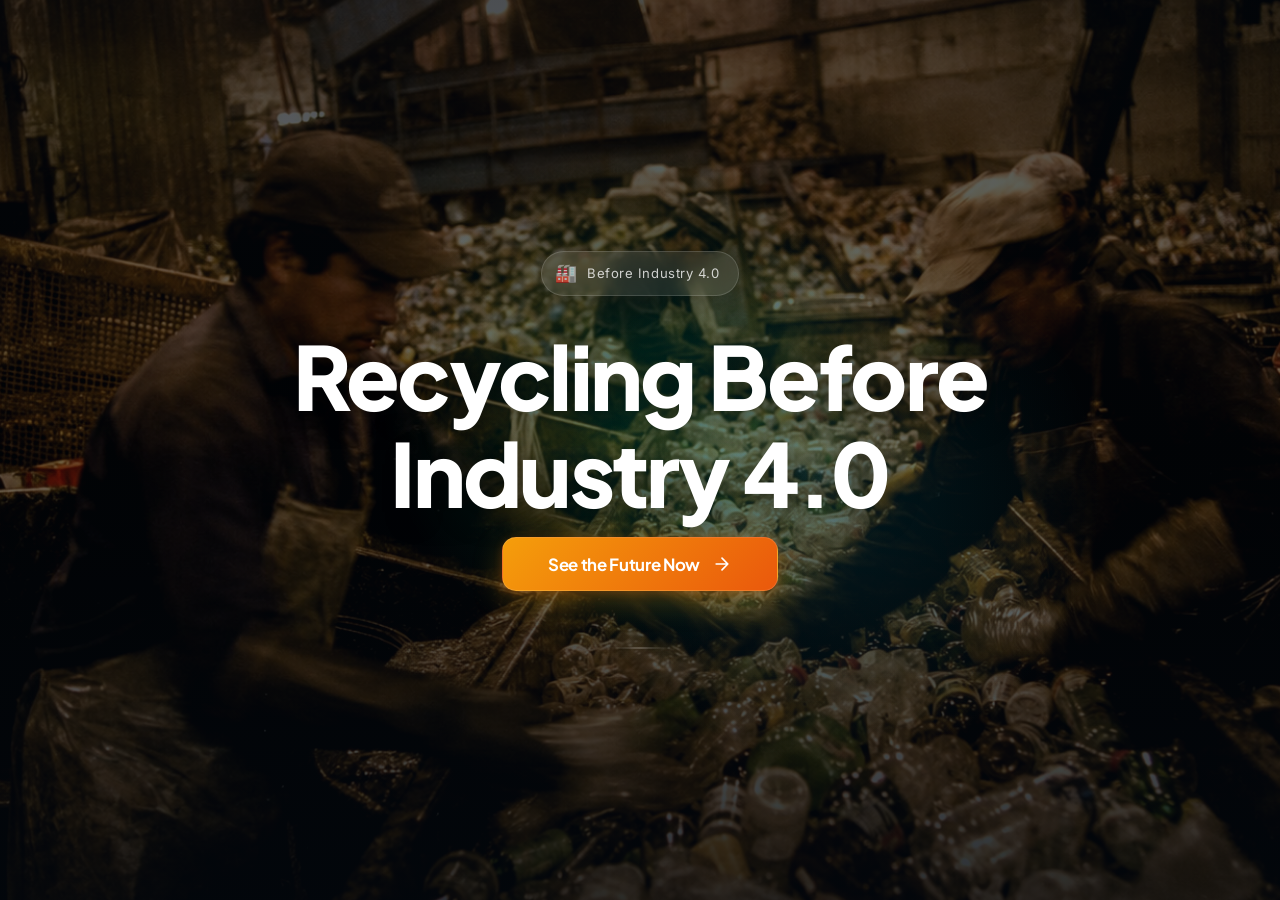
<file: frontend/index.html>
<!DOCTYPE html>
<html lang="en" dir="ltr">
<head>
  <meta charset="UTF-8" />
  <meta name="viewport" content="width=device-width, initial-scale=1.0" />
  <meta name="color-scheme" content="dark" />

  <title>TraceSort – AI Waste Sorting Robot</title>
  <meta name="description" content="TraceSort uses YOLOv11 and AI to classify waste materials in milliseconds." />

  <!-- SEO -->
  <meta name="robots" content="index,follow,max-image-preview:large" />

  <!-- Theme color (browsers / PWA feel) -->
  <meta name="theme-color" content="#0B0F14" />

  <!-- Open Graph (basic, no placeholder URL) -->
  <meta property="og:type" content="website" />
  <meta property="og:site_name" content="TraceSort" />
  <meta property="og:title" content="TraceSort – AI Waste Sorting Robot" />
  <meta property="og:description" content="TraceSort uses YOLOv11 and AI to classify waste materials in milliseconds." />

  <!-- Twitter Card (basic, no placeholder URL) -->
  <meta name="twitter:card" content="summary_large_image" />
  <meta name="twitter:title" content="TraceSort – AI Waste Sorting Robot" />
  <meta name="twitter:description" content="TraceSort uses YOLOv11 and AI to classify waste materials in milliseconds." />

  <!-- Favicon (preserved) -->
  <link rel="icon" type="image/png" sizes="32x32" href="./assets/favicon-32.png" />
  <link rel="icon" type="image/png" sizes="48x48" href="./assets/favicon-48.png" />
  <link rel="apple-touch-icon" href="./assets/favicon-180.png" />

  <!-- Google Fonts (preserved) – fallback to system fonts if offline -->
  <link rel="preconnect" href="https://fonts.googleapis.com" />
  <link rel="preconnect" href="https://fonts.gstatic.com" crossorigin />
  <link
    href="https://fonts.googleapis.com/css2?family=Inter:wght@400;500;600&family=Plus+Jakarta+Sans:ital,wght@0,600;0,700;0,800;1,600&display=swap"
    rel="stylesheet"
  />

  <!-- CSS -->
  <link rel="stylesheet" href="style.css" />
</head>

<body>
  <!-- ============================================================ -->
  <!-- SPLASH PAGE – Static image background                        -->
  <!-- ============================================================ -->
  <div id="splash" role="dialog" aria-modal="true" aria-label="Welcome to TraceSort">
    <img
      class="splash-image"
      src="./assets/before-industry-4.0.png"
      alt="Traditional waste sorting before Industry 4.0"
    />
    <div class="splash-overlay-dark"></div>

    <div class="splash-content">
      <div class="splash-badge">
        <span class="badge-icon" aria-hidden="true">🏭</span>
        <span class="badge-text">Before Industry 4.0</span>
      </div>

      <h2 class="splash-title-static">Recycling Before Industry 4.0</h2>

      <button class="splash-btn" id="enterBtn" type="button">
        <span>See the Future Now</span>
        <svg
          class="btn-arrow"
          viewBox="0 0 24 24"
          fill="none"
          stroke="currentColor"
          stroke-width="2"
          stroke-linecap="round"
          stroke-linejoin="round"
          aria-hidden="true"
          focusable="false"
        >
          <path d="M5 12h14M12 5l7 7-7 7" />
        </svg>
      </button>

      <div class="splash-footer-line" aria-hidden="true"></div>
    </div>
  </div>

  <!-- ============================================================ -->
  <!-- MAIN CONTENT (after click)                                   -->
  <!-- ============================================================ -->
  <div id="main-content">
    <!-- ===== NAV ===== -->
    <nav class="site-nav" role="navigation" aria-label="Main navigation">
      <a href="#hero" class="nav-brand">
        <img class="nav-logo" src="./assets/logo.png" alt="TraceSort Logo" />
        TraceSort
      </a>

      <button
        class="nav-toggle"
        id="navToggle"
        type="button"
        aria-expanded="false"
        aria-controls="navLinks"
        aria-label="Toggle navigation menu"
      >
        <span aria-hidden="true"></span><span aria-hidden="true"></span><span aria-hidden="true"></span>
      </button>

      <ul class="nav-links" id="navLinks">
        <li><a href="#story">Story</a></li>
        <li><a href="#demo">Demo</a></li>
        <li><a href="#contact">Contact</a></li>
      </ul>
    </nav>

    <!-- ===== MAIN ===== -->
    <main>
      <!-- ============================================================ -->
      <!-- HERO                                                        -->
      <!-- ============================================================ -->
      <section id="hero">
        <video class="hero-media" autoplay muted loop playsinline preload="auto" aria-hidden="true">
          <source src="./video/main-shot.mp4" type="video/mp4" />
        </video>

        <div class="hero-overlay"></div>

        <div class="hero-content">
          <h1>The Future of Recycling<br />Starts Smart</h1>

          <a class="cta-btn" href="#story">
            Explore the Project <span class="arrow" aria-hidden="true"></span>
          </a>
        </div>
      </section>

      <!-- ============================================================ -->
      <!-- STORY                                                       -->
      <!-- ============================================================ -->
      <section id="story">
        <div class="story-container">
          <div class="story-header">
            <span class="eyebrow eyebrow-blue">HOW IT WORKS</span>
            <h2>From Trash to Action in &lt;100ms</h2>
            <p class="intro-text">
              Built on YOLOv11 and TrashNet, it performs image capture, classification, and actuation
              sequentially within a fast inference pipeline.
            </p>
          </div>

          <div class="cards-grid">
            <!-- Step 1 -->
            <div class="card card-step" data-step="01">
              <div class="card-top">
                <div class="icon-box icon-blue" aria-hidden="true">
                  <svg width="24" height="24" viewBox="0 0 24 24" fill="none" stroke="currentColor" stroke-width="2" stroke-linecap="round" stroke-linejoin="round">
                    <path d="M13 2L3 14h9l-1 8 10-12h-9l1-8z"></path>
                  </svg>
                </div>
                <span class="card-step-num">01</span>
              </div>
              <h3 class="card-title">Instant Waste Recognition</h3>
              <p class="card-body">
                Each frame is analyzed in real time to identify the material type with high speed and consistency.
              </p>
              <div class="card-footer-badge badge-blue">
                <span>Sub‑100ms Latency</span>
              </div>
            </div>

            <!-- Step 2 -->
            <div class="card card-step" data-step="02">
              <div class="card-top">
                <div class="icon-box icon-green" aria-hidden="true">
                  <svg width="24" height="24" viewBox="0 0 24 24" fill="none" stroke="currentColor" stroke-width="2" stroke-linecap="round" stroke-linejoin="round">
                    <path d="M21 16V8a2 2 0 0 0-1-1.73l-7-4a2 2 0 0 0-2 0l-7 4A2 2 0 0 0 3 8v8a2 2 0 0 0 1 1.73l7 4a2 2 0 0 0 2 0l7-4A2 2 0 0 0 21 16z"></path>
                    <polyline points="3.27 6.96 12 12.01 20.73 6.96"></polyline>
                    <line x1="12" y1="22.08" x2="12" y2="12"></line>
                  </svg>
                </div>
                <span class="card-step-num">02</span>
              </div>
              <h3 class="card-title">TrashNet Dataset</h3>
              <p class="card-body">
                The model is trained on TrashNet categories to support reliable waste classification.
              </p>
              <div class="card-footer-badge badge-green">
                <span>5 Waste Classes</span>
              </div>
            </div>

            <!-- Step 3 -->
            <div class="card card-step" data-step="03">
              <div class="card-top">
                <div class="icon-box icon-amber" aria-hidden="true">
                  <svg width="24" height="24" viewBox="0 0 24 24" fill="none" stroke="currentColor" stroke-width="2" stroke-linecap="round" stroke-linejoin="round">
                    <rect x="2" y="3" width="20" height="14" rx="2" ry="2"></rect>
                    <line x1="8" y1="21" x2="16" y2="21"></line>
                    <line x1="12" y1="17" x2="12" y2="21"></line>
                    <path d="M7 9l3 3 5-5"></path>
                  </svg>
                </div>
                <span class="card-step-num">03</span>
              </div>
              <h3 class="card-title">Actuation-Ready Output</h3>
              <p class="card-body">
                Classification results are passed directly to the sorting mechanism for immediate physical action.
              </p>
              <div class="card-footer-badge badge-amber">
                <span>Hardware Integration</span>
              </div>
            </div>
          </div>
        </div>
      </section>

      <!-- ============================================================ -->
      <!-- DEMO (classifier widget)                                     -->
      <!-- ============================================================ -->
      <section id="demo">
        <div class="demo-container">
          <span class="feature-badge" aria-label="Live demo badge">
            <span class="dot" aria-hidden="true"></span>
            Live Demo
          </span>

          <h2>See It in Action</h2>

          <p>
            Drop a photo (or short video) of a single item — TraceSort will instantly classify it into one of
            five categories: <strong>Glass</strong>, <strong>Metal</strong>, <strong>Paper</strong>,
            <strong>Plastic</strong>, or <strong>Waste</strong>.
          </p>

          <div class="demo-actions">
            <button
              type="button"
              class="btn-primary btn-blue btn-primary-enhanced"
              id="launchDemoBtn"
              aria-expanded="false"
              aria-controls="classifier"
            >
              Launch Demo
              <span class="btn-icon" aria-hidden="true">→</span>
            </button>
          </div>

          <!-- Classifier widget (hidden until Launch Demo) -->
          <div id="classifier" class="classifier" hidden>
            <!-- API key panel — rides the classifier's own hidden toggle -->
            <div class="api-key-panel" id="apiKeyPanel">
              <label for="apiKeyInput">API key</label>
              <input
                id="apiKeyInput"
                type="password"
                autocomplete="off"
                spellcheck="false"
                placeholder="swr_..."
              />
              <button type="button" class="btn-secondary btn-secondary-dark" id="setKeyBtn">
                Set key
              </button>
              <p id="apiKeyNote" role="status" aria-live="polite"></p>
            </div>

            <div class="classifier-grid">
              <div class="upload-panel">
                <label for="fileInput" class="upload-zone" id="uploadZone">
                  <input
                    type="file"
                    id="fileInput"
                    accept="image/*,video/mp4,video/quicktime,video/x-matroska"
                    hidden
                  />
                  <img id="previewImg" class="preview-media" alt="Selected image preview" hidden />
                  <video id="previewVideo" class="preview-media" controls muted playsinline hidden></video>

                  <div class="upload-placeholder" id="uploadPlaceholder">
                    <span class="upload-icon" aria-hidden="true">⬆</span>
                    <span>Drag an image or video here or click to browse</span>
                    <small>PNG, JPG, MP4, MOV, MKV (max 150 MB)</small>
                  </div>
                </label>

                <div class="classifier-actions">
                  <button type="button" class="btn-primary btn-blue" id="classifyBtn" disabled>
                    Classify
                  </button>
                  <button type="button" class="btn-secondary btn-secondary-dark" id="resetBtn" disabled>
                    Clear
                  </button>
                </div>
              </div>

              <div class="result-panel">
                <div class="result-empty" id="resultEmpty">The result will appear here.</div>

                <div class="result-loading" id="resultLoading" hidden>
                  <span class="spinner" aria-hidden="true"></span>
                  <span id="loadingText">Analyzing…</span>
                </div>

                <div class="result-error" id="resultError" role="alert" hidden></div>

                <div class="result-content" id="resultContent" hidden>
                  <div class="top-class">
                    <span class="top-label">Predicted class</span>
                    <span class="top-value" id="topClass">—</span>
                  </div>

                  <div class="meta-row">
                    <div class="meta-item" id="confidenceWrap" hidden>
                      <span class="meta-label">Confidence</span>
                      <span class="meta-value" id="confidenceValue">—</span>
                    </div>
                    <div class="meta-item" id="recordWrap" hidden>
                      <span class="meta-label">Record ID</span>
                      <span class="meta-value" id="recordId">—</span>
                    </div>
                  </div>

                  <div class="scores" id="scores"></div>

                  <p id="resultMeta" class="result-meta"></p>
                  <div id="timeline" class="timeline" hidden></div>
                </div>

                <!-- feedbackWrap placed outside resultContent to survive innerHTML rewrites -->
                <div class="feedback" id="feedbackWrap" hidden>
                  <span class="meta-label">Wrong prediction? Correct it</span>
                  <div class="feedback-row">
                    <label class="sr-only" for="feedbackClass">Correct class</label>
                    <select class="feedback-select" id="feedbackClass"></select>
                    <button type="button" class="btn-primary btn-secondary-dark btn-small" id="feedbackBtn">
                      Send feedback
                    </button>
                  </div>
                  <p class="feedback-note" id="feedbackNote" role="status" aria-live="polite"></p>
                </div>
              </div>
            </div>

            <div class="history-panel">
              <div class="history-head">
                <h3>Recent classifications</h3>
                <div class="history-actions">
                  <button type="button" class="btn-secondary btn-secondary-dark btn-small" id="refreshHistoryBtn">
                    Refresh history
                  </button>
                  <button type="button" class="btn-secondary btn-secondary-dark btn-small" id="clearHistoryBtn">
                    Clear All
                  </button>
                </div>
              </div>

              <div class="history-body" id="historyBody">
                <p class="history-empty" id="historyEmpty">No history loaded yet.</p>
                <ul class="history-list" id="historyList" hidden></ul>
              </div>
            </div>
          </div>
        </div>
      </section>

      <!-- ============================================================ -->
      <!-- CONTACT                                                      -->
      <!-- ============================================================ -->
      <section id="contact">
        <div class="contact-container">
          <span class="eyebrow">Open Source</span>
          <h2>Explore, Fork, and Contribute</h2>
          <p class="contact-text">
            The full source code — model weights, training scripts, and the Gradio demo — is publicly
            available on GitHub. This project was built as part of an AI Challenge by a team of engineers
            committed to making recycling smarter.
          </p>

          <!-- ✅ Fixed contact buttons – correct GitHub repo and KB link -->
          <div class="contact-buttons">
            <a
              href="https://github.com/aratajaddini/ExpoChallenge-AraTajaddini"
              target="_blank"
              rel="noopener noreferrer"
              class="btn-primary"
            >
              View on GitHub
            </a>
            <a
              href="https://github.com/aratajaddini/ExpoChallenge-AraTajaddini/tree/main/backend/docs/kb"
              target="_blank"
              rel="noopener noreferrer"
              class="btn-secondary"
            >
              Read the Docs
            </a>
            <a
              href="https://github.com/aratajaddini/ExpoChallenge-AraTajaddini/releases/tag/Dashboard"
              target="_blank"
              rel="noopener noreferrer"
              class="btn-secondary"
            >
              Download Dashboard
            </a>
          </div>
        </div>
      </section>
    </main>

    <!-- ============================================================ -->
    <!-- CHATBOT WIDGET — replaced with new markup                   -->
    <!-- ============================================================ -->
    <section
      id="chatbotWidget"
      class="chatbot-widget"
      aria-label="TraceSort assistant"
    >
      <button
        id="chatToggle"
        class="chat-toggle"
        type="button"
        aria-expanded="false"
        aria-controls="chatPanel"
      >
        <span class="chat-toggle-icon" aria-hidden="true">
          <svg viewBox="0 0 24 24" fill="none" aria-hidden="true">
            <path
              d="M7 18.5 4 21v-4.2A7.8 7.8 0 0 1 3 13c0-4.4 4-8 9-8s9 3.6 9 8-4 8-9 8c-1.8 0-3.5-.4-5-.5Z"
              stroke="currentColor"
              stroke-width="1.7"
              stroke-linejoin="round"
            />
            <path
              d="M8 13h.01M12 13h.01M16 13h.01"
              stroke="currentColor"
              stroke-width="2.2"
              stroke-linecap="round"
            />
          </svg>
        </span>

        <span class="chat-toggle-label">Ask TraceSort</span>

        <span class="chat-toggle-status" aria-hidden="true"></span>
      </button>

      <div
        id="chatPanel"
        class="chat-panel"
        role="dialog"
        aria-modal="false"
        aria-label="TraceSort Intelligence chat"
        hidden
      >
        <div class="chat-panel-head">
          <div class="chat-agent">
            <div class="chat-agent-mark" aria-hidden="true">
              ♻
            </div>

            <div class="chat-agent-copy">
              <strong>TraceSort Intelligence</strong>
              <span>
                <i class="chat-online-dot" aria-hidden="true"></i>
                Sorting system online
              </span>
            </div>
          </div>

          <button
            id="chatClose"
            class="chat-close"
            type="button"
            aria-label="Close chat"
          >
            <span aria-hidden="true">×</span>
          </button>
        </div>

        <div id="chatLog" class="chat-log" aria-live="polite"></div>

        <form id="chatForm" class="chat-form">
          <label for="chatInput" class="sr-only">
            Ask TraceSort a question
          </label>

          <div class="chat-input-shell">
            <span class="chat-input-mark" aria-hidden="true">⌁</span>

            <input
              id="chatInput"
              class="chat-input"
              type="text"
              placeholder="Ask about your waste stream..."
              autocomplete="off"
              required
            />
          </div>

          <button
            type="submit"
            class="chat-send"
            aria-label="Send question"
          >
            <svg viewBox="0 0 24 24" fill="none" aria-hidden="true">
              <path
                d="m4 12 16-8-5.5 16-3.1-6.1L4 12Z"
                stroke="currentColor"
                stroke-width="1.8"
                stroke-linejoin="round"
              />
              <path
                d="m11.4 13.9 3.7-3.7"
                stroke="currentColor"
                stroke-width="1.8"
                stroke-linecap="round"
              />
            </svg>
          </button>
        </form>
      </div>
    </section>

    <!-- FOOTER -->
    <footer class="site-footer">
      <p>&copy; 2026 TraceSort — AI Waste Sorting Robot</p>
    </footer>
  </div>

  <!-- ============================================================ -->
  <!-- ✅ Only the script.js is loaded – API_BASE uses same origin  -->
  <!-- ============================================================ -->
  <script src="script.js"></script>
</body>
</html>
</file>
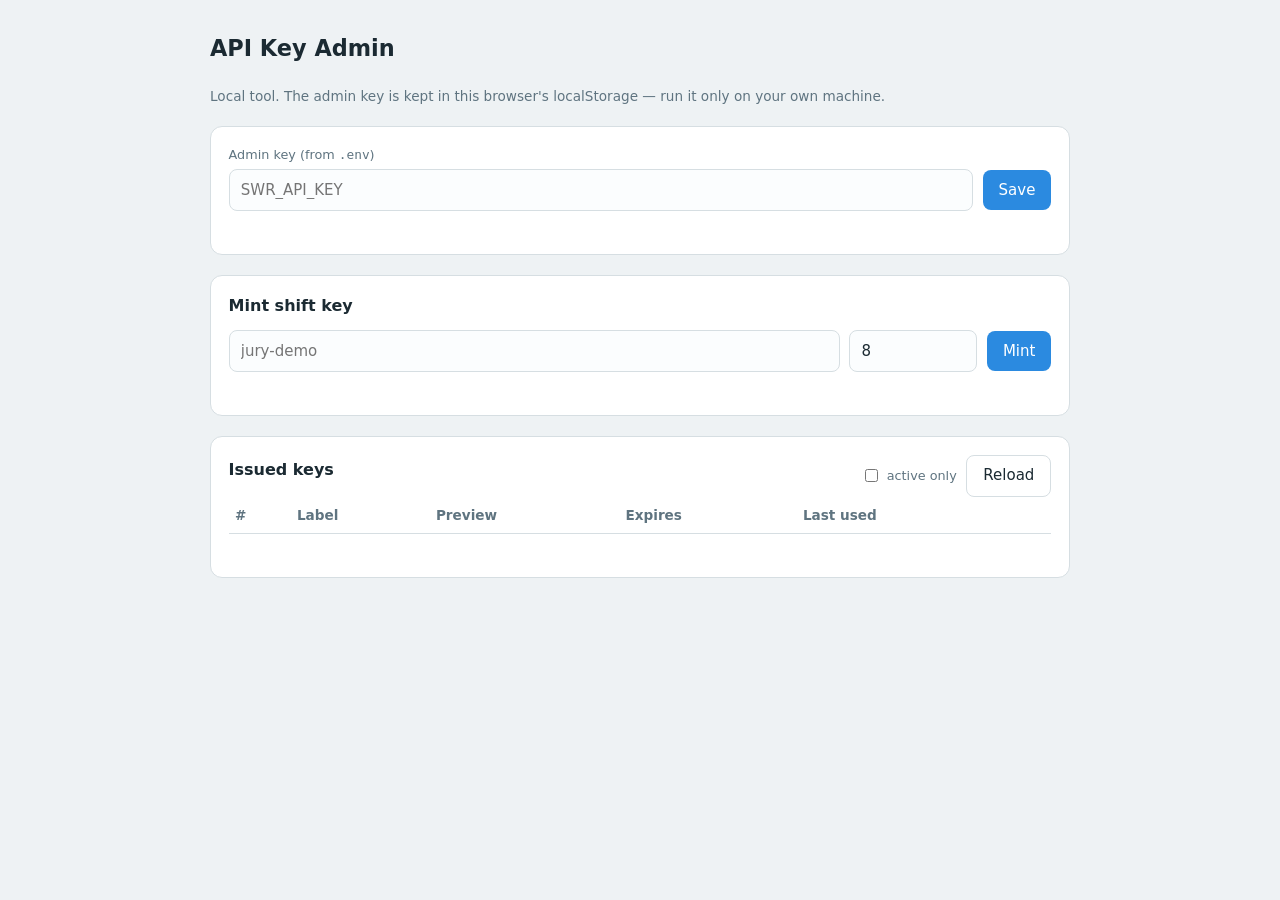
<file: frontend/admin.html>
<!DOCTYPE html>
<html lang="en">
<head>
<meta charset="utf-8" />
<meta name="viewport" content="width=device-width, initial-scale=1" />
<title>Key Admin — Smart Waste Robot</title>
<style>
  :root { --bg:#eef2f4; --card:#fff; --line:#d6dee2; --ink:#1b2a32; --muted:#5f7480; --accent:#2b8ae0; --err:#c0392b; --ok:#1e8e5a; }
  * { box-sizing:border-box; }
  body { margin:0; padding:2rem 1rem; background:var(--bg); color:var(--ink);
         font:15px/1.5 system-ui,-apple-system,Segoe UI,Roboto,sans-serif; }
  main { max-width:860px; margin:0 auto; display:grid; gap:1.25rem; }
  h1 { font-size:1.4rem; margin:0; }
  h2 { font-size:1rem; margin:0 0 .75rem; }
  .card { background:var(--card); border:1px solid var(--line); border-radius:12px; padding:1.1rem; }
  .warn { margin:0; color:var(--muted); font-size:.85rem; }
  .row { display:flex; gap:.6rem; align-items:center; flex-wrap:wrap; }
  .row.between { justify-content:space-between; }
  label { display:block; font-size:.8rem; color:var(--muted); margin-bottom:.35rem; }
  input[type=text], input[type=password], input[type=number] {
    flex:1 1 12rem; min-width:8rem; padding:.55rem .7rem; border:1px solid var(--line);
    border-radius:8px; font:inherit; background:#fbfdfe; color:var(--ink); }
  input[type=number] { flex:0 0 5.5rem; }
  input:focus-visible, button:focus-visible { outline:2px solid var(--accent); outline-offset:2px; }
  button { padding:.55rem 1rem; border:0; border-radius:8px; background:var(--accent);
           color:#fff; font:inherit; cursor:pointer; }
  button.ghost { background:transparent; border:1px solid var(--line); color:var(--ink); }
  button.danger { background:transparent; border:1px solid var(--err); color:var(--err); padding:.3rem .6rem; font-size:.8rem; }
  .note { margin:.6rem 0 0; font-size:.82rem; color:var(--muted); min-height:1.2em; }
  .note[data-state=ok] { color:var(--ok); }
  .note[data-state=err] { color:var(--err); }
  .minted { margin-top:.9rem; padding:.8rem; border:1px dashed var(--accent); border-radius:8px; }
  .minted code { display:block; word-break:break-all; font-size:.9rem; margin-bottom:.6rem; }
  table { width:100%; border-collapse:collapse; font-size:.85rem; }
  th, td { text-align:left; padding:.5rem .4rem; border-bottom:1px solid var(--line); }
  th { color:var(--muted); font-weight:600; }
  .dead { color:var(--muted); text-decoration:line-through; }
  .inline { display:flex; align-items:center; gap:.35rem; margin:0; }
</style>
</head>
<body>
<main>
  <h1>API Key Admin</h1>
  <p class="warn">Local tool. The admin key is kept in this browser's localStorage — run it only on your own machine.</p>

  <section class="card">
    <label for="adminKey">Admin key (from <code>.env</code>)</label>
    <div class="row">
      <input id="adminKey" type="password" autocomplete="off" placeholder="SWR_API_KEY" />
      <button id="saveAdmin" type="button">Save</button>
    </div>
    <p id="adminNote" class="note"></p>
  </section>

  <section class="card">
    <h2>Mint shift key</h2>
    <div class="row">
      <input id="label" type="text" placeholder="jury-demo" />
      <input id="hours" type="number" min="1" max="72" value="8" aria-label="Valid hours" />
      <button id="mintBtn" type="button">Mint</button>
    </div>
    <div id="minted" class="minted" hidden>
      <code id="rawKey"></code>
      <button id="copyBtn" type="button" class="ghost">Copy</button>
      <p class="note">Shown once. Copy it before leaving this page.</p>
    </div>
    <p id="mintNote" class="note"></p>
  </section>

  <section class="card">
    <div class="row between">
      <h2>Issued keys</h2>
      <div class="row">
        <label class="inline"><input id="activeOnly" type="checkbox" /> active only</label>
        <button id="reloadBtn" type="button" class="ghost">Reload</button>
      </div>
    </div>
    <table>
      <thead><tr><th>#</th><th>Label</th><th>Preview</th><th>Expires</th><th>Last used</th><th></th></tr></thead>
      <tbody id="rows"></tbody>
    </table>
    <p id="listNote" class="note"></p>
  </section>
</main>

<script>
const API_BASE = "http://127.0.0.1:8000";
const STORE = "swr_admin_key";
const $ = (id) => document.getElementById(id);
let adminKey = localStorage.getItem(STORE) || "";

function note(el, msg, state) {
  el.textContent = msg;
  if (state) el.dataset.state = state; else delete el.dataset.state;
}

function headers(json) {
  const h = { "X-API-Key": adminKey };
  if (json) h["Content-Type"] = "application/json";
  return h;
}

async function call(path, options = {}) {
  if (!adminKey) throw new Error("Set the admin key first.");
  const res = await fetch(API_BASE + path, options);
  if (res.status === 401) throw new Error("Admin key rejected (401).");
  if (!res.ok) {
    const body = await res.json().catch(() => ({}));
    throw new Error(body.detail || `Request failed (${res.status}).`);
  }
  return res.status === 204 ? null : res.json();
}

function fmt(iso) {
  if (!iso) return "—";
  const d = new Date(iso);
  return isNaN(d) ? iso : d.toLocaleString();
}

async function loadKeys() {
  const query = $("activeOnly").checked ? "?active_only=true" : "";
  const body = $("rows");
  try {
    const items = await call("/admin/keys" + query, { headers: headers(false) });
    body.replaceChildren();
    if (!items.length) { note($("listNote"), "No keys yet."); return; }
    for (const k of items) {
      const expired = new Date(k.expires_at) <= new Date();
      const tr = document.createElement("tr");
      if (k.revoked || expired) tr.className = "dead";
      for (const text of [k.id, k.label, k.preview, fmt(k.expires_at), fmt(k.last_used_at)]) {
        const td = document.createElement("td");
        td.textContent = text;
        tr.appendChild(td);
      }
      const actions = document.createElement("td");
      if (!k.revoked) {
        const btn = document.createElement("button");
        btn.type = "button";
        btn.className = "danger";
        btn.textContent = "Revoke";
        btn.addEventListener("click", () => revoke(k.id, k.label));
        actions.appendChild(btn);
      }
      tr.appendChild(actions);
      body.appendChild(tr);
    }
    note($("listNote"), `${items.length} key(s).`);
  } catch (err) {
    note($("listNote"), err.message, "err");
  }
}

async function revoke(id, label) {
  if (!confirm(`Revoke key #${id} (${label})? Clients using it stop working immediately.`)) return;
  try {
    await call(`/admin/keys/${id}`, { method: "DELETE", headers: headers(false) });
    note($("listNote"), `Key #${id} revoked.`, "ok");
    loadKeys();
  } catch (err) {
    note($("listNote"), err.message, "err");
  }
}

$("saveAdmin").addEventListener("click", () => {
  adminKey = $("adminKey").value.trim();
  if (!adminKey) { localStorage.removeItem(STORE); note($("adminNote"), "Cleared."); return; }
  localStorage.setItem(STORE, adminKey);
  note($("adminNote"), "✓ Saved for this browser.", "ok");
  loadKeys();
});

$("mintBtn").addEventListener("click", async () => {
  const label = $("label").value.trim();
  if (!label) { note($("mintNote"), "Label is required.", "err"); return; }
  try {
    const data = await call("/admin/keys", {
      method: "POST",
      headers: headers(true),
      body: JSON.stringify({ label, hours: Number($("hours").value) || 8 }),
    });
    $("rawKey").textContent = data.api_key;
    $("minted").hidden = false;
    note($("mintNote"), `Valid until ${fmt(data.expires_at)}.`, "ok");
    loadKeys();
  } catch (err) {
    $("minted").hidden = true;
    note($("mintNote"), err.message, "err");
  }
});

$("copyBtn").addEventListener("click", async () => {
  await navigator.clipboard.writeText($("rawKey").textContent);
  note($("mintNote"), "✓ Copied.", "ok");
});

$("reloadBtn").addEventListener("click", loadKeys);
$("activeOnly").addEventListener("change", loadKeys);

if (adminKey) {
  $("adminKey").value = adminKey;
  note($("adminNote"), "✓ Key loaded from this browser.", "ok");
  loadKeys();
}
</script>
</body>
</html>
</file>
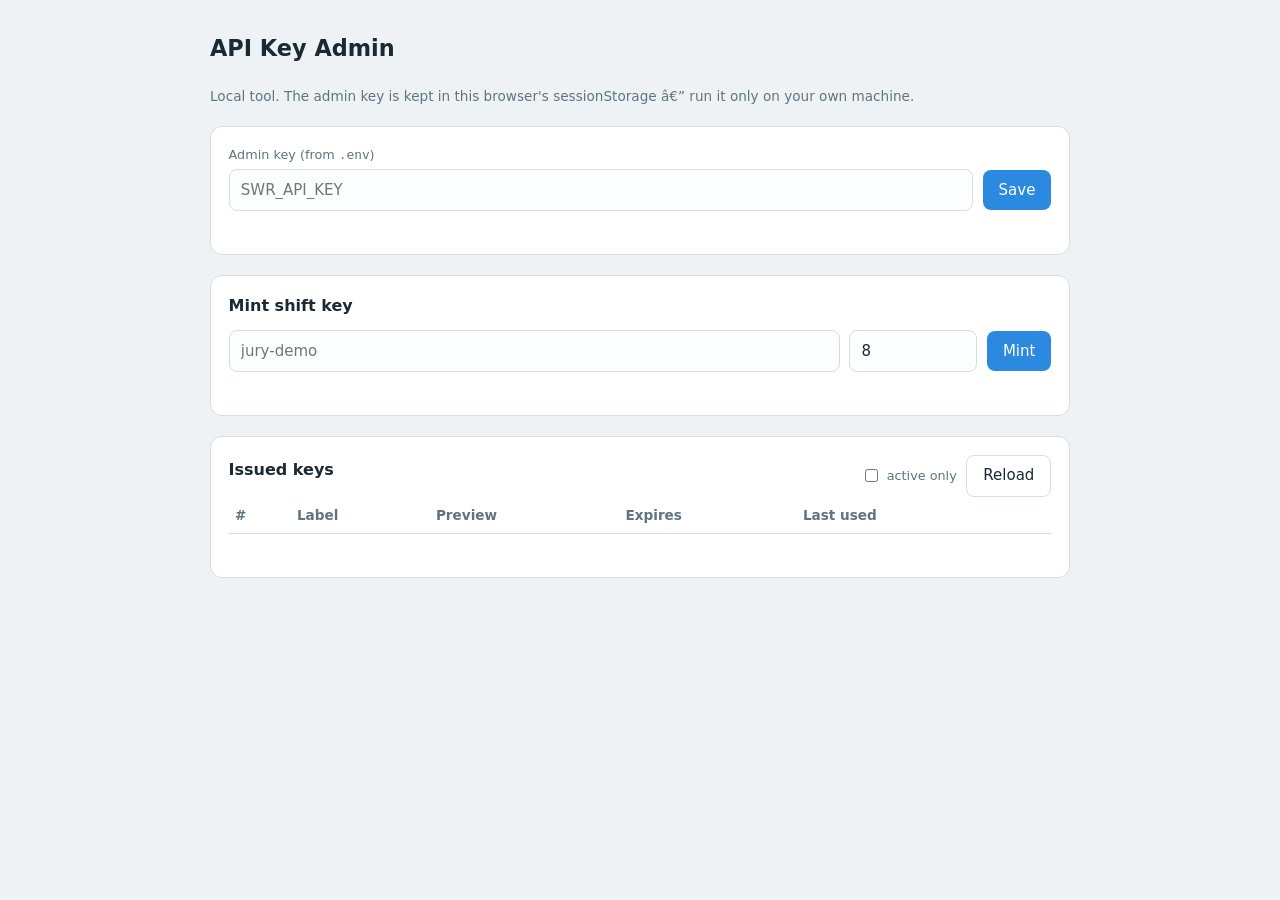
<file: backend/admin/admin.html>
﻿<!DOCTYPE html>
<html lang="en">
<head>
<meta charset="utf-8" />
<meta name="viewport" content="width=device-width, initial-scale=1" />
<title>Key Admin â€” Smart Waste Robot</title>
<style>
  :root { --bg:#eef2f4; --card:#fff; --line:#d6dee2; --ink:#1b2a32; --muted:#5f7480; --accent:#2b8ae0; --err:#c0392b; --ok:#1e8e5a; }
  * { box-sizing:border-box; }
  body { margin:0; padding:2rem 1rem; background:var(--bg); color:var(--ink);
         font:15px/1.5 system-ui,-apple-system,Segoe UI,Roboto,sans-serif; }
  main { max-width:860px; margin:0 auto; display:grid; gap:1.25rem; }
  h1 { font-size:1.4rem; margin:0; }
  h2 { font-size:1rem; margin:0 0 .75rem; }
  .card { background:var(--card); border:1px solid var(--line); border-radius:12px; padding:1.1rem; }
  .warn { margin:0; color:var(--muted); font-size:.85rem; }
  .row { display:flex; gap:.6rem; align-items:center; flex-wrap:wrap; }
  .row.between { justify-content:space-between; }
  label { display:block; font-size:.8rem; color:var(--muted); margin-bottom:.35rem; }
  input[type=text], input[type=password], input[type=number] {
    flex:1 1 12rem; min-width:8rem; padding:.55rem .7rem; border:1px solid var(--line);
    border-radius:8px; font:inherit; background:#fbfdfe; color:var(--ink); }
  input[type=number] { flex:0 0 5.5rem; }
  input:focus-visible, button:focus-visible { outline:2px solid var(--accent); outline-offset:2px; }
  button { padding:.55rem 1rem; border:0; border-radius:8px; background:var(--accent);
           color:#fff; font:inherit; cursor:pointer; }
  button.ghost { background:transparent; border:1px solid var(--line); color:var(--ink); }
  button.danger { background:transparent; border:1px solid var(--err); color:var(--err); padding:.3rem .6rem; font-size:.8rem; }
  .note { margin:.6rem 0 0; font-size:.82rem; color:var(--muted); min-height:1.2em; }
  .note[data-state=ok] { color:var(--ok); }
  .note[data-state=err] { color:var(--err); }
  .minted { margin-top:.9rem; padding:.8rem; border:1px dashed var(--accent); border-radius:8px; }
  .minted code { display:block; word-break:break-all; font-size:.9rem; margin-bottom:.6rem; }
  table { width:100%; border-collapse:collapse; font-size:.85rem; }
  th, td { text-align:left; padding:.5rem .4rem; border-bottom:1px solid var(--line); }
  th { color:var(--muted); font-weight:600; }
  .dead { color:var(--muted); text-decoration:line-through; }
  .inline { display:flex; align-items:center; gap:.35rem; margin:0; }
</style>
</head>
<body>
<main>
  <h1>API Key Admin</h1>
  <p class="warn">Local tool. The admin key is kept in this browser's sessionStorage â€” run it only on your own machine.</p>

  <section class="card">
    <label for="adminKey">Admin key (from <code>.env</code>)</label>
    <div class="row">
      <input id="adminKey" type="password" autocomplete="off" placeholder="SWR_API_KEY" />
      <button id="saveAdmin" type="button">Save</button>
    </div>
    <p id="adminNote" class="note"></p>
  </section>

  <section class="card">
    <h2>Mint shift key</h2>
    <div class="row">
      <input id="label" type="text" placeholder="jury-demo" />
      <input id="hours" type="number" min="1" max="72" value="8" aria-label="Valid hours" />
      <button id="mintBtn" type="button">Mint</button>
    </div>
    <div id="minted" class="minted" hidden>
      <code id="rawKey"></code>
      <button id="copyBtn" type="button" class="ghost">Copy</button>
      <p class="note">Shown once. Copy it before leaving this page.</p>
    </div>
    <p id="mintNote" class="note"></p>
  </section>

  <section class="card">
    <div class="row between">
      <h2>Issued keys</h2>
      <div class="row">
        <label class="inline"><input id="activeOnly" type="checkbox" /> active only</label>
        <button id="reloadBtn" type="button" class="ghost">Reload</button>
      </div>
    </div>
    <table>
      <thead><tr><th>#</th><th>Label</th><th>Preview</th><th>Expires</th><th>Last used</th><th></th></tr></thead>
      <tbody id="rows"></tbody>
    </table>
    <p id="listNote" class="note"></p>
  </section>
</main>

<script>
const API_BASE = "";   // same origin
const STORE = "swr_admin_key";
const $ = (id) => document.getElementById(id);
let adminKey = sessionStorage.getItem(STORE) || "";

function note(el, msg, state) {
  el.textContent = msg;
  if (state) el.dataset.state = state; else delete el.dataset.state;
}

function headers(json) {
  const h = { "X-API-Key": adminKey };
  if (json) h["Content-Type"] = "application/json";
  return h;
}

async function call(path, options = {}) {
  if (!adminKey) throw new Error("Set the admin key first.");
  const res = await fetch(API_BASE + path, options);
  if (res.status === 401) throw new Error("Admin key rejected (401).");
  if (!res.ok) {
    const body = await res.json().catch(() => ({}));
    throw new Error(body.detail || `Request failed (${res.status}).`);
  }
  return res.status === 204 ? null : res.json();
}

function fmt(iso) {
  if (!iso) return "â€”";
  const d = new Date(iso);
  return isNaN(d) ? iso : d.toLocaleString();
}

async function loadKeys() {
  const query = $("activeOnly").checked ? "?active_only=true" : "";
  const body = $("rows");
  try {
    const items = await call("/admin/keys" + query, { headers: headers(false) });
    body.replaceChildren();
    if (!items.length) { note($("listNote"), "No keys yet."); return; }
    for (const k of items) {
      const expired = new Date(k.expires_at) <= new Date();
      const tr = document.createElement("tr");
      if (k.revoked || expired) tr.className = "dead";
      for (const text of [k.id, k.label, k.preview, fmt(k.expires_at), fmt(k.last_used_at)]) {
        const td = document.createElement("td");
        td.textContent = text;
        tr.appendChild(td);
      }
      const actions = document.createElement("td");
      if (!k.revoked) {
        const btn = document.createElement("button");
        btn.type = "button";
        btn.className = "danger";
        btn.textContent = "Revoke";
        btn.addEventListener("click", () => revoke(k.id, k.label));
        actions.appendChild(btn);
      }
      tr.appendChild(actions);
      body.appendChild(tr);
    }
    note($("listNote"), `${items.length} key(s).`);
  } catch (err) {
    note($("listNote"), err.message, "err");
  }
}

async function revoke(id, label) {
  if (!confirm(`Revoke key #${id} (${label})? Clients using it stop working immediately.`)) return;
  try {
    await call(`/admin/keys/${id}`, { method: "DELETE", headers: headers(false) });
    note($("listNote"), `Key #${id} revoked.`, "ok");
    loadKeys();
  } catch (err) {
    note($("listNote"), err.message, "err");
  }
}

$("saveAdmin").addEventListener("click", () => {
  adminKey = $("adminKey").value.trim();
  if (!adminKey) { sessionStorage.removeItem(STORE); note($("adminNote"), "Cleared."); return; }
  sessionStorage.setItem(STORE, adminKey);
  note($("adminNote"), "âœ“ Saved for this browser.", "ok");
  loadKeys();
});

$("mintBtn").addEventListener("click", async () => {
  const label = $("label").value.trim();
  if (!label) { note($("mintNote"), "Label is required.", "err"); return; }
  try {
    const data = await call("/admin/keys", {
      method: "POST",
      headers: headers(true),
      body: JSON.stringify({ label, hours: Number($("hours").value) || 8 }),
    });
    $("rawKey").textContent = data.api_key;
    $("minted").hidden = false;
    note($("mintNote"), `Valid until ${fmt(data.expires_at)}.`, "ok");
    loadKeys();
  } catch (err) {
    $("minted").hidden = true;
    note($("mintNote"), err.message, "err");
  }
});

$("copyBtn").addEventListener("click", async () => {
  await navigator.clipboard.writeText($("rawKey").textContent);
  note($("mintNote"), "âœ“ Copied.", "ok");
});

$("reloadBtn").addEventListener("click", loadKeys);
$("activeOnly").addEventListener("change", loadKeys);

if (adminKey) {
  $("adminKey").value = adminKey;
  note($("adminNote"), "âœ“ Key loaded from this browser.", "ok");
  loadKeys();
}
</script>
</body>
</html>
</file>
<file: frontend/style.css>
/* To solve the visibility problem */
[hidden] {
    display: none !important;
}

/* ----- Reset & Base ----- */
*,
*::before,
*::after {
    box-sizing: border-box;
    margin: 0;
    padding: 0;
}

:root {
    --bg: #f6f7f9;
    --ink: #101418;
    --blue: #2aa7ff;
    --green: #17cfc0;     /* teal / jade */
    --white: #ffffff;
    --danger: #ef4444;
    --amber: #f59e0b;
    --amber-deep: #ea580c;
    --splash-tint: #07111a;
    --surface: rgba(255, 255, 255, 0.72);
    --shadow: 0 12px 40px rgba(15, 20, 23, 0.10);
    --radius: 16px;
    --transition: 220ms ease;
    --splash-duration: 1.2s;
    --font-heading: 'Plus Jakarta Sans', system-ui, -apple-system, sans-serif;
    --font-body: 'Inter', system-ui, -apple-system, sans-serif;
}

html {
    scroll-behavior: smooth;
    -webkit-text-size-adjust: 100%;
}

body {
    font-family: var(--font-body);
    background-color: var(--bg);
    color: var(--ink);
    line-height: 1.6;
    min-height: 100vh;
    min-height: 100dvh;
    overflow-x: hidden;
}

h1, h2, h3, h4, h5, h6, .nav-brand, .splash-title-static, .cta-btn, .splash-btn, .btn-primary, .btn-secondary {
    font-family: var(--font-heading);
    letter-spacing: -0.02em;
}

/* ----- prefers-reduced-motion ----- */
@media (prefers-reduced-motion: reduce) {
    *,
    *::before,
    *::after {
        animation-duration: 0.01ms !important;
        animation-iteration-count: 1 !important;
        transition-duration: 0.01ms !important;
    }
}

/* ----- Focus ----- */
a:focus-visible,
button:focus-visible {
    outline: 2px solid var(--blue);
    outline-offset: 2px;
}

/* ================================================================ */
/* ===== SPLASH PAGE ===== */
/* ================================================================ */
#splash {
    position: fixed;
    inset: 0;
    z-index: 9999;
    display: flex;
    align-items: center;
    justify-content: center;
    overflow: hidden;
    background: #0a0e12;
    transition: opacity 1s ease, transform 1s ease;
}

#splash.exit {
    opacity: 0;
    transform: scale(1.08);
    pointer-events: none;
}

.splash-image {
    position: absolute;
    top: 0;
    left: 0;
    width: 100%;
    height: 100%;
    object-fit: cover;
    z-index: 0;
    filter: saturate(0.9) contrast(1.08) brightness(0.72);
    transform: scale(1.02);
}

.splash-overlay-dark {
    position: absolute;
    inset: 0;
    z-index: 1;
    background:
        radial-gradient(circle at 50% 45%, rgba(0, 245, 160, 0.14) 0%, transparent 32%),
        radial-gradient(circle at 65% 55%, rgba(0, 217, 246, 0.10) 0%, transparent 28%),
        linear-gradient(180deg,
            rgba(3, 8, 14, 0.60) 0%,
            rgba(3, 8, 14, 0.38) 50%,
            rgba(3, 8, 14, 0.78) 100%);
}

.splash-content {
    position: relative;
    z-index: 2;
    text-align: center;
    max-width: 860px;
    padding: 2rem 1.5rem;
    animation: splashIn 1.2s ease forwards;
}

@keyframes splashIn {
    0%   { opacity: 0; transform: translateY(40px) scale(0.96); }
    100% { opacity: 1; transform: translateY(0) scale(1); }
}

.splash-badge {
    display: inline-flex;
    align-items: center;
    gap: 0.6rem;
    padding: 0.45rem 1.2rem 0.45rem 0.85rem;
    border-radius: 999px;
    background: rgba(255, 255, 255, 0.08);
    border: 1px solid rgba(255, 255, 255, 0.14);
    backdrop-filter: blur(10px);
    margin-bottom: 2rem;
    font-size: 0.82rem;
    color: rgba(255, 255, 255, 0.78);
    letter-spacing: 0.04em;
    box-shadow: 0 10px 30px rgba(0, 0, 0, 0.18);
}

.badge-icon { font-size: 1.1rem; }

.splash-title-static {
    font-size: clamp(2.8rem, 8vw, 5.5rem);
    font-weight: 800;
    line-height: 1.1;
    color: var(--white);
    margin-bottom: 1rem;
    text-shadow: 0 4px 30px rgba(0,0,0,0.5);
    letter-spacing: -0.03em;
}

.splash-subtitle {
    font-size: clamp(1rem, 1.6vw, 1.25rem);
    color: rgba(255, 255, 255, 0.82);
    max-width: 640px;
    margin: 1.5rem auto 2.5rem;
    line-height: 1.7;
    font-weight: 400;
    text-shadow: 0 2px 18px rgba(0, 0, 0, 0.28);
}

.splash-btn {
    display: inline-flex;
    align-items: center;
    gap: 0.75rem;
    padding: 0.95rem 2.8rem;
    background: linear-gradient(135deg, var(--amber), var(--amber-deep));
    color: var(--white);
    border: 1px solid rgba(255, 255, 255, 0.12);
    border-radius: 14px;
    font-size: 1.05rem;
    font-weight: 700;
    cursor: pointer;
    transition: all var(--transition);
    box-shadow:
        0 10px 30px rgba(245, 158, 11, 0.28),
        0 2px 10px rgba(234, 88, 12, 0.22);
    position: relative;
    overflow: hidden;
}

.splash-btn::before {
    content: '';
    position: absolute;
    inset: 0;
    background: linear-gradient(135deg, #fb923c, #f59e0b);
    opacity: 0;
    transition: opacity var(--transition);
}

.splash-btn:hover::before { opacity: 1; }

.splash-btn span,
.splash-btn svg {
    position: relative;
    z-index: 1;
}

.splash-btn:hover {
    transform: translateY(-3px) scale(1.02);
    box-shadow:
        0 16px 42px rgba(245, 158, 11, 0.34),
        0 6px 18px rgba(234, 88, 12, 0.20);
}

.splash-btn:active { transform: scale(0.97); }

.btn-arrow {
    width: 20px;
    height: 20px;
    transition: transform var(--transition);
}

.splash-btn:hover .btn-arrow { transform: translateX(4px); }

.splash-footer-line {
    margin: 3.5rem auto 0;
    width: 60px;
    height: 2px;
    background: linear-gradient(90deg, transparent, rgba(255, 255, 255, 0.2), transparent);
}

/* ================================================================ */
/* ===== MAIN CONTENT ===== */
/* ================================================================ */
#main-content {
    display: none;
    flex-direction: column;
    min-height: 100vh;
    min-height: 100dvh;
}

#main-content.visible { display: flex; }

/* ----- Nav ----- */
.site-nav {
    position: sticky;
    top: 0;
    z-index: 100;
    background: rgba(15, 20, 23, 0.82);
    backdrop-filter: blur(12px);
    -webkit-backdrop-filter: blur(12px);
    border-bottom: 1px solid rgba(255, 255, 255, 0.06);
    padding: 0 1.5rem;
    height: 64px;
    display: flex;
    align-items: center;
    justify-content: space-between;
}

.site-nav .nav-brand {
    display: flex;
    align-items: center;
    gap: 10px;
    font-weight: 800;
    font-size: 1.25rem;
    color: var(--green);
    letter-spacing: -0.03em;
    text-decoration: none;
}

.nav-logo {
    height: 36px;
    width: auto;
    object-fit: contain;
}

.site-nav .nav-links {
    display: flex;
    align-items: center;
    gap: 1.75rem;
    list-style: none;
}

.site-nav .nav-links a {
    font-family: var(--font-heading);
    color: rgba(255, 255, 255, 0.75);
    text-decoration: none;
    font-weight: 600;
    font-size: 0.9rem;
    transition: color var(--transition);
}

.site-nav .nav-links a:hover { color: var(--white); }

.nav-toggle {
    display: none;
    flex-direction: column;
    gap: 5px;
    background: transparent;
    border: none;
    cursor: pointer;
    padding: 4px;
}

.nav-toggle span {
    display: block;
    width: 24px;
    height: 2.5px;
    background: var(--white);
    border-radius: 2px;
    transition: var(--transition);
}

.nav-toggle[aria-expanded="true"] span:nth-child(1) { transform: rotate(45deg) translate(5px, 5px); }
.nav-toggle[aria-expanded="true"] span:nth-child(2) { opacity: 0; }
.nav-toggle[aria-expanded="true"] span:nth-child(3) { transform: rotate(-45deg) translate(5px, -5px); }

@media (max-width: 767px) {
    .nav-toggle { display: flex; }
    .site-nav .nav-links {
        position: absolute;
        top: 64px;
        left: 0;
        right: 0;
        background: rgba(15, 20, 23, 0.95);
        backdrop-filter: blur(12px);
        flex-direction: column;
        padding: 1.5rem;
        gap: 1.25rem;
        transform: translateY(-120%);
        opacity: 0;
        transition: transform 0.35s ease, opacity 0.35s ease;
        pointer-events: none;
    }
    .site-nav .nav-links.open {
        transform: translateY(0);
        opacity: 1;
        pointer-events: auto;
    }
}

/* ================================================================ */
/* ===== HERO – PATCHED to support GIF/hero-media ===== */
/* ================================================================ */
#hero {
    position: relative;
    height: 100vh;
    height: 100dvh;
    overflow: hidden;
    display: flex;
    align-items: center;
    justify-content: center;
    text-align: center;
    isolation: isolate;
}

/* works for gif image background */
#hero .hero-media {
    position: absolute;
    inset: 0;
    width: 100%;
    height: 100%;
    object-fit: cover;
    z-index: 0;
    transform: scale(1.02);
}

/* overlay stays the same */
#hero .hero-overlay {
    position: absolute;
    inset: 0;
    z-index: 1;
    background:
        radial-gradient(circle at center, rgba(255,255,255,0.06), rgba(0,0,0,0.45)),
        linear-gradient(180deg, rgba(6,10,14,0.35), rgba(6,10,14,0.6));
}

/* content stays above */
#hero .hero-content {
    position: relative;
    z-index: 2;
    max-width: 860px;
    padding: 0 1.5rem;
}

#hero .hero-eyebrow {
    display: inline-flex;
    align-items: center;
    gap: 0.45rem;
    margin-bottom: 1rem;
    padding: 0.5rem 0.95rem;
    border-radius: 999px;
    background: rgba(255, 255, 255, 0.08);
    border: 1px solid rgba(255, 255, 255, 0.14);
    backdrop-filter: blur(10px);
    -webkit-backdrop-filter: blur(10px);
    font-family: var(--font-heading);
    font-size: 0.78rem;
    font-weight: 700;
    letter-spacing: 0.12em;
    text-transform: uppercase;
    color: rgba(255, 255, 255, 0.82);
    box-shadow: 0 10px 30px rgba(0, 0, 0, 0.16);
}

#hero .hero-content h1 {
    font-size: clamp(2.5rem, 6vw, 5rem);
    font-weight: 800;
    color: var(--white);
    line-height: 1.08;
    margin: 0;
    letter-spacing: -0.045em;
    text-shadow: 0 4px 24px rgba(0, 0, 0, 0.35);
}

#hero .hero-highlight {
    display: inline-block;
    background: linear-gradient(90deg, #00F5A0 0%, #00D9F6 50%, #7CFFCB 100%);
    -webkit-background-clip: text;
    background-clip: text;
    color: transparent;
    text-shadow: none;
    filter: drop-shadow(0 0 12px rgba(0, 245, 160, 0.18));
}

#hero .hero-content p {
    font-size: clamp(1rem, 2.3vw, 1.25rem);
    font-weight: 400;
    color: rgba(255, 255, 255, 0.90);
    margin-top: 1.35rem;
    max-width: 48rem;
    margin-left: auto;
    margin-right: auto;
    line-height: 1.75;
    text-shadow: 0 2px 16px rgba(0, 0, 0, 0.30);
}

#hero .hero-content .cta-btn {
    background: linear-gradient(135deg, var(--green), #16a34a);
    color: var(--white);
    font-weight: 700;
    border-radius: 14px;
    padding: 0.95rem 2.2rem;
    font-size: 1rem;
    border: 1px solid rgba(255, 255, 255, 0.12);
    cursor: pointer;
    margin-top: 2rem;
    transition: all var(--transition);
    display: inline-block;
    text-decoration: none;
    box-shadow:
        0 10px 28px rgba(34, 197, 94, 0.26),
        0 4px 14px rgba(22, 163, 74, 0.18);
}

#hero .hero-content .cta-btn:hover {
    transform: translateY(-2px) scale(1.02);
    filter: brightness(1.06);
    box-shadow:
        0 16px 36px rgba(34, 197, 94, 0.32),
        0 6px 18px rgba(22, 163, 74, 0.20);
}

#hero .hero-content .cta-btn:active {
    transform: scale(0.98);
}

@media (max-width: 767px) {
    #hero .hero-content {
        max-width: 100%;
        padding: 0 1.1rem;
    }

    #hero .hero-eyebrow {
        font-size: 0.72rem;
        letter-spacing: 0.10em;
        margin-bottom: 0.9rem;
        padding: 0.45rem 0.8rem;
    }

    #hero .hero-content h1 {
        font-size: clamp(2.1rem, 9vw, 3.2rem);
        line-height: 1.1;
    }

    #hero .hero-content p {
        font-size: 1rem;
        margin-top: 1rem;
        line-height: 1.65;
    }

    #hero .hero-content .cta-btn {
        width: 100%;
        max-width: 280px;
        padding: 0.95rem 1.4rem;
    }
}

@media (prefers-reduced-motion: no-preference) {
    #main-content.animate #hero .hero-eyebrow {
        opacity: 0;
        animation: fadeUp 0.7s ease 0.12s forwards;
    }
    #main-content.animate #hero .hero-content h1 {
        opacity: 0;
        animation: fadeUp 0.7s ease 0.28s forwards;
    }
    #main-content.animate #hero .hero-content p {
        opacity: 0;
        animation: fadeUp 0.7s ease 0.48s forwards;
    }
    #main-content.animate #hero .hero-content .cta-btn {
        opacity: 0;
        animation: fadeUp 0.7s ease 0.68s forwards;
    }
}

@keyframes fadeUp {
    0%   { opacity: 0; transform: translateY(28px); }
    100% { opacity: 1; transform: translateY(0); }
}

/* ----- Demo ----- */
#demo {
    padding: 6rem 1.5rem;
    background: var(--bg);
    text-align: center;
}

#demo .demo-container {
    max-width: 960px;
    margin: 0 auto;
}

#demo h2 {
    font-size: clamp(1.6rem, 3.5vw, 2.4rem);
    font-weight: 800;
    margin-top: 0.5rem;
    letter-spacing: -0.02em;
}

#demo p {
    font-size: 1.05rem;
    color: #1e2a32;
    line-height: 1.7;
    margin-top: 0.5rem;
}

.demo-actions {
    margin-top: 2rem;
    display: flex;
    justify-content: center;
    gap: 1rem;
    flex-wrap: wrap;
}

/* ----- Classifier widget ----- */
.classifier {
    margin-top: 2.5rem;
    text-align: left;
}

.classifier-grid {
    display: grid;
    grid-template-columns: 1fr 1fr;
    gap: 1.5rem;
}

.upload-panel {
    display: flex;
    flex-direction: column;
    gap: 1rem;
}

.upload-zone {
    display: flex;
    align-items: center;
    justify-content: center;
    min-height: 260px;
    border: 2px dashed #cbd5e1;
    border-radius: var(--radius);
    background: var(--white);
    cursor: pointer;
    transition: border-color var(--transition), background var(--transition);
    overflow: hidden;
    padding: 1rem;
}

.upload-zone:hover,
.upload-zone.dragover {
    border-color: var(--blue);
    background: #f0f9ff;
}

.upload-placeholder {
    display: flex;
    flex-direction: column;
    align-items: center;
    gap: 0.5rem;
    color: #64748b;
    text-align: center;
    font-size: 0.95rem;
}

.upload-icon { font-size: 2rem; }
.upload-placeholder small { opacity: 0.75; }

.preview,
.preview-media {
    max-height: 260px;
    max-width: 100%;
    object-fit: contain;
    border-radius: 8px;
}

.classifier-actions {
    display: flex;
    gap: 0.75rem;
}

.result-panel {
    background: var(--white);
    border: 1px solid #e2e8f0;
    border-radius: var(--radius);
    padding: 1.5rem;
    min-height: 260px;
    box-shadow: 0 4px 24px rgba(0, 0, 0, 0.05);
}

.result-empty {
    color: #94a3b8;
    text-align: center;
    padding-top: 4rem;
}

.top-class {
    display: flex;
    flex-direction: column;
    gap: 0.3rem;
    margin-bottom: 1.2rem;
}

.top-label,
.meta-label {
    font-family: var(--font-heading);
    color: #64748b;
    font-size: 0.8rem;
    text-transform: uppercase;
    letter-spacing: 0.08em;
    font-weight: 700;
}

.top-value {
    font-size: 2rem;
    font-weight: 800;
    color: var(--blue);
}

.meta-row {
    display: flex;
    flex-wrap: wrap;
    gap: 1.5rem;
    margin-bottom: 1.2rem;
}

.meta-item {
    display: flex;
    flex-direction: column;
    gap: 0.2rem;
}

.meta-value {
    font-size: 1.15rem;
    font-weight: 700;
    color: var(--ink);
}

.scores {
    display: flex;
    flex-direction: column;
    gap: 0.7rem;
}

.score-row {
    display: flex;
    flex-direction: column;
    gap: 0.3rem;
}

.score-head {
    display: flex;
    justify-content: space-between;
    font-size: 0.9rem;
    font-weight: 600;
    color: var(--ink);
}

.score-track {
    background: #e2e8f0;
    border-radius: 8px;
    height: 8px;
    overflow: hidden;
}

.score-fill {
    height: 100%;
    background: var(--green);
    border-radius: 8px;
    transition: width 0.4s ease;
}

.score-row.is-top .score-fill { background: var(--blue); }

.feedback {
    margin-top: 1.4rem;
    padding-top: 1.2rem;
    border-top: 1px solid #e2e8f0;
    display: flex;
    flex-direction: column;
    gap: 0.6rem;
}

.feedback-row {
    display: flex;
    gap: 0.5rem;
    flex-wrap: wrap;
    align-items: center;
}

.feedback-select {
    flex: 1 1 140px;
    padding: 0.5rem 0.7rem;
    font-family: inherit;
    font-size: 0.9rem;
    color: var(--ink);
    background: var(--white);
    border: 1px solid #cbd5e1;
    border-radius: 8px;
    cursor: pointer;
    transition: border-color var(--transition);
}

.feedback-select:focus-visible {
    outline: 2px solid var(--blue);
    outline-offset: 2px;
    border-color: var(--blue);
}

.feedback-note {
    font-size: 0.85rem;
    min-height: 1.1em;
}

.feedback-note.is-ok { color: var(--green); }
.feedback-note.is-error { color: var(--danger); }

.result-loading {
    display: flex;
    align-items: center;
    gap: 0.6rem;
    color: #64748b;
    padding-top: 4rem;
    justify-content: center;
}

.spinner {
    width: 18px;
    height: 18px;
    border: 3px solid #e2e8f0;
    border-top-color: var(--blue);
    border-radius: 50%;
    animation: spin 0.8s linear infinite;
}

@keyframes spin { to { transform: rotate(360deg); } }

.result-error {
    color: var(--danger);
    background: rgba(239, 68, 68, 0.08);
    border: 1px solid rgba(239, 68, 68, 0.3);
    border-radius: var(--radius);
    padding: 1rem;
    font-size: 0.95rem;
}

.history-panel {
    margin-top: 1.5rem;
    background: var(--white);
    border: 1px solid #e2e8f0;
    border-radius: var(--radius);
    padding: 1.5rem;
    box-shadow: 0 4px 24px rgba(0, 0, 0, 0.05);
}

.history-head {
    display: flex;
    align-items: center;
    justify-content: space-between;
    gap: 1rem;
    flex-wrap: wrap;
    margin-bottom: 1rem;
}

.history-head h3 {
    font-size: 1.15rem;
    font-weight: 800;
    color: var(--ink);
    letter-spacing: -0.01em;
}

.history-actions {
    display: flex;
    gap: 0.5rem;
    flex-wrap: wrap;
}

.history-empty { color: #94a3b8; font-size: 0.95rem; }

.history-list {
    list-style: none;
    display: flex;
    flex-direction: column;
    gap: 0.5rem;
}

.history-item {
    display: flex;
    align-items: center;
    justify-content: space-between;
    gap: 1rem;
    padding: 0.6rem 0.9rem;
    background: #f8fafc;
    border: 1px solid #e2e8f0;
    border-radius: 8px;
    font-size: 0.9rem;
}

.history-item .h-class {
    font-weight: 700;
    color: var(--blue);
}

.history-item .h-meta {
    color: #64748b;
    font-size: 0.85rem;
}

.result-meta {
    margin-top: 0.5rem;
    font-size: 0.85rem;
    color: #64748b;
    font-style: italic;
}

.timeline {
    margin-top: 1rem;
    max-height: 120px;
    overflow-y: auto;
    border-top: 1px solid #e2e8f0;
    padding-top: 0.75rem;
}

.tl-row {
    display: flex;
    justify-content: space-between;
    padding: 0.2rem 0.4rem;
    font-size: 0.85rem;
    border-bottom: 1px solid #f1f5f9;
}

.tl-row:last-child { border-bottom: none; }

.tl-time {
    font-family: monospace;
    color: #475569;
}

.tl-class {
    font-weight: 600;
    color: var(--blue);
}

.tl-conf {
    color: #64748b;
}

/* ================================================================ */
/* ===== DARK STORY SECTION (REPLACED) ===== */
/* ================================================================ */
#story {
    padding: 6rem 1.5rem;
    background:
        radial-gradient(circle at 20% 0%, rgba(59, 130, 246, 0.06), transparent 28%),
        radial-gradient(circle at 90% 10%, rgba(20, 184, 166, 0.05), transparent 24%),
        linear-gradient(180deg, #0b1220 0%, #0f172a 100%);
    position: relative;
}

#story .story-container {
    max-width: 1080px;
    margin: 0 auto;
}

.story-header {
    max-width: 760px;
    margin-bottom: 3rem;
}

#story .eyebrow {
    margin-bottom: 0.35rem;
}

#story h2 {
    font-size: clamp(2rem, 4.5vw, 3rem);
    font-weight: 800;
    color: var(--white);
    margin-top: 0.6rem;
    margin-bottom: 1rem;
    letter-spacing: -0.03em;
    line-height: 1.12;
}

#story .intro-text {
    font-size: 1.08rem;
    line-height: 1.8;
    color: rgba(226, 232, 240, 0.78);
    max-width: 70ch;
}

#story .intro-text strong {
    color: var(--white);
    font-weight: 700;
}

.cards-grid {
    display: grid;
    grid-template-columns: repeat(3, minmax(0, 1fr));
    gap: 1.5rem;
    align-items: stretch;
}

.card-step {
    position: relative;
    background: linear-gradient(180deg, rgba(15, 23, 42, 0.92), rgba(15, 23, 42, 0.82));
    border: 1px solid rgba(148, 163, 184, 0.16);
    border-radius: 18px;
    padding: 1.85rem 1.7rem 1.6rem;
    display: flex;
    flex-direction: column;
    justify-content: flex-start;
    min-height: 260px;
    transition: transform 0.35s cubic-bezier(0.16, 1, 0.3, 1),
                box-shadow 0.35s cubic-bezier(0.16, 1, 0.3, 1),
                border-color 0.35s ease;
    box-shadow: 0 10px 30px -18px rgba(0, 0, 0, 0.45);
    overflow: hidden;
}

.card-step::before {
    content: '';
    position: absolute;
    top: 0;
    left: 0;
    right: 0;
    height: 4px;
    background: rgba(148, 163, 184, 0.35);
    transition: background 0.35s ease, height 0.35s ease;
}

.card-step[data-step="01"]:hover::before {
    background: var(--blue);
    height: 5px;
}

.card-step[data-step="02"]:hover::before {
    background: var(--green);
    height: 5px;
}

.card-step[data-step="03"]:hover::before {
    background: var(--amber);
    height: 5px;
}

.card-step:hover {
    transform: translateY(-8px);
    box-shadow: 0 22px 50px -22px rgba(0, 0, 0, 0.55);
    border-color: rgba(148, 163, 184, 0.28);
}

.card-top {
    display: flex;
    align-items: flex-start;
    justify-content: space-between;
    gap: 0.75rem;
    margin-bottom: 1rem;
}

.icon-box {
    width: 46px;
    height: 46px;
    border-radius: 14px;
    display: grid;
    place-items: center;
    border: 1px solid rgba(255, 255, 255, 0.08);
    background: rgba(255, 255, 255, 0.03);
    box-shadow: 0 8px 20px -12px rgba(0, 0, 0, 0.35);
    flex: 0 0 auto;
}

.icon-blue {
    color: #7dd3fc;
}

.icon-green {
    color: #6ee7b7;
}

.icon-amber {
    color: #fcd34d;
}

.card-step-num {
    font-size: 1.2rem;
    font-weight: 800;
    line-height: 1;
    letter-spacing: -0.03em;
    color: rgba(226, 232, 240, 0.24);
    font-variant-numeric: tabular-nums;
}

.card-title {
    font-size: 1.12rem;
    font-weight: 800;
    color: var(--white);
    margin-bottom: 0.65rem;
    letter-spacing: -0.02em;
}

.card-body {
    font-size: 0.95rem;
    color: rgba(203, 213, 225, 0.8);
    line-height: 1.72;
    margin: 0 0 1.5rem 0;
    flex: 1 1 auto;
}

.card-footer-badge {
    display: inline-flex;
    align-items: center;
    width: fit-content;
    padding: 0.38rem 0.78rem;
    border-radius: 999px;
    font-size: 0.82rem;
    font-weight: 700;
    letter-spacing: 0.01em;
    border: 1px solid transparent;
    background: rgba(255, 255, 255, 0.04);
}

.badge-blue {
    background: rgba(59, 130, 246, 0.12);
    color: #bfdbfe;
    border-color: rgba(59, 130, 246, 0.2);
}

.badge-green {
    background: rgba(20, 184, 166, 0.12);
    color: #99f6e4;
    border-color: rgba(20, 184, 166, 0.2);
}

.badge-amber {
    background: rgba(245, 158, 11, 0.12);
    color: #fde68a;
    border-color: rgba(245, 158, 11, 0.2);
}

@media (max-width: 900px) {
    #story {
        padding: 4.75rem 1rem;
    }

    .story-header {
        margin-bottom: 2rem;
    }

    .cards-grid {
        grid-template-columns: 1fr;
        gap: 1rem;
    }

    .card-step {
        min-height: 0;
        padding: 1.6rem 1.4rem 1.35rem;
    }
}

/* ----- Contact ----- */
#contact {
    padding: 6rem 1.5rem;
    background: var(--ink);
    text-align: center;
}

#contact .contact-container {
    max-width: 700px;
    margin: 0 auto;
}

#contact .eyebrow { color: var(--green); }

#contact h2 {
    font-size: clamp(1.6rem, 3.5vw, 2.4rem);
    font-weight: 800;
    color: var(--white);
    margin-top: 0.5rem;
    margin-bottom: 1.25rem;
    letter-spacing: -0.02em;
}

#contact .contact-text {
    color: rgba(255, 255, 255, 0.8);
    font-size: 1.05rem;
    line-height: 1.7;
    max-width: 600px;
    margin: 0 auto 2rem;
}

.contact-buttons {
    display: flex;
    justify-content: center;
    align-items: center;
    gap: 1rem;
    flex-wrap: wrap;
}

.btn-primary {
    background: var(--green);
    color: var(--white);
    font-weight: 700;
    padding: 0.85rem 2rem;
    border-radius: var(--radius);
    border: none;
    cursor: pointer;
    font-size: 1rem;
    text-decoration: none;
    display: inline-block;
    transition: var(--transition);
}

.btn-primary:hover { filter: brightness(1.1); }
.btn-primary:disabled { opacity: 0.45; cursor: not-allowed; filter: none; }

.btn-blue { background: var(--blue); }

.btn-secondary {
    background: transparent;
    color: var(--white);
    font-weight: 700;
    padding: 0.85rem 2rem;
    border-radius: var(--radius);
    border: 2px solid rgba(255, 255, 255, 0.4);
    cursor: pointer;
    font-size: 1rem;
    text-decoration: none;
    display: inline-block;
    transition: var(--transition);
}

.btn-secondary:hover { border-color: var(--white); }

.btn-secondary-dark {
    color: var(--ink);
    border-color: #cbd5e1;
}
.btn-secondary-dark:hover { border-color: var(--blue); color: var(--blue); }
.btn-secondary-dark:disabled { opacity: 0.45; cursor: not-allowed; }

/* Keep the original .btn-small used elsewhere */
.btn-small {
    padding: 0.5rem 1.1rem;
    font-size: 0.85rem;
}

/* ----- API Key Panel (grid version) ----- */
.api-key-panel {
    display: grid;
    grid-template-columns: auto minmax(0, 1fr) auto;
    align-items: center;
    gap: 0.75rem;
    margin: 0 0 1.5rem;
    padding: 1rem 1.25rem;
    background: var(--white);
    border: 1px solid #e2e8f0;
    border-radius: var(--radius);
    text-align: left;
}

.api-key-panel label {
    color: #1e2a32;
    font-weight: 700;
}

.api-key-panel input {
    width: 100%;
    min-width: 0;
    padding: 0.7rem 0.8rem;
    border: 1px solid #cbd5e1;
    border-radius: 6px;
    background: #fff;
    color: #1e2a32;
    font: inherit;
    font-family: ui-monospace, SFMono-Regular, Menlo, monospace;
}

.api-key-panel input:focus-visible {
    border-color: #27e0ce;
    outline: 2px solid rgba(39, 224, 206, 0.35);
    outline-offset: 1px;
}

.api-key-panel button {
    white-space: nowrap;
}

#apiKeyNote {
    grid-column: 2 / -1;
    min-height: 1.25rem;
    margin: 0;
    color: #64748b;
    font-size: 0.85rem;
}

#apiKeyNote[data-state="ok"]  { color: #15803d; }
#apiKeyNote[data-state="err"] { color: #b91c1c; }

@media (max-width: 640px) {
    .api-key-panel {
        grid-template-columns: 1fr;
    }

    #apiKeyNote {
        grid-column: auto;
    }
}

@media (max-width: 767px) {
    #contact { padding: 4rem 1rem; }
    .contact-buttons {
        flex-direction: column;
        align-items: center;
    }
    .btn-primary,
    .btn-secondary {
        width: 100%;
        max-width: 300px;
        text-align: center;
    }
}

@media (max-width: 767px) {
    #demo { padding: 4rem 1rem; }
    .classifier-grid { grid-template-columns: 1fr; }
}

/* ----- Site Footer ----- */
.site-footer {
    background: var(--ink);
    text-align: center;
    padding: 1.5rem 1rem;
    border-top: 1px solid rgba(255, 255, 255, 0.06);
}

.site-footer p {
    color: rgba(255, 255, 255, 0.35);
    font-size: 0.8rem;
    margin: 0;
}

/* ----- Responsive helpers ----- */
@media (max-width: 640px) {
    .hide-mobile { display: none; }
    .splash-content { padding: 1rem; }
}

/* =========================
   Splash / Hero Boxes — Senior patch
   ========================= */
:root{
  --glass-bg: rgba(255,255,255,.06);
  --glass-bg-2: rgba(255,255,255,.09);
  --glass-stroke: rgba(255,255,255,.14);
  --glass-stroke-2: rgba(255,255,255,.22);

  --shadow-1: 0 12px 35px rgba(0,0,0,.45);
  --shadow-2: 0 10px 26px rgba(0,0,0,.35);
  --shadow-inset: inset 0 1px 0 rgba(255,255,255,.10);

  --focus: 0 0 0 4px rgba(255, 170, 40, .22);
  --cta-1: #ffb020;
  --cta-2: #ff7a1a;
}

/* (A) Pill/Badge box */
.splash-pill,
.hero-pill,
.hero-badge,
.badge{
  display: inline-flex;
  align-items: center;
  gap: .55rem;

  padding: .55rem .95rem;
  border-radius: 999px;

  background: linear-gradient(180deg, var(--glass-bg-2), var(--glass-bg));
  border: 1px solid var(--glass-stroke);
  box-shadow: var(--shadow-inset), 0 10px 22px rgba(0,0,0,.25);

  color: rgba(255,255,255,.92);
  font-weight: 600;
  font-size: .95rem;
  letter-spacing: .2px;

  backdrop-filter: blur(10px) saturate(140%);
  -webkit-backdrop-filter: blur(10px) saturate(140%);
}

.splash-pill .icon,
.hero-badge .icon,
.badge .icon{
  width: 1.05rem;
  height: 1.05rem;
  display: inline-grid;
  place-items: center;
  opacity: .95;
  filter: drop-shadow(0 6px 14px rgba(0,0,0,.35));
}

/* (B) Primary CTA box — premium gradient + border + depth */
.cta-btn,
.hero-cta,
.button-primary{
  display: inline-flex;
  align-items: center;
  justify-content: center;
  gap: .65rem;

  padding: .95rem 1.25rem;
  min-height: 52px;
  border-radius: 14px;

  border: 1px solid rgba(255,255,255,.18);
  background: linear-gradient(135deg, var(--cta-1), var(--cta-2));
  box-shadow: 0 18px 40px rgba(255, 122, 26, .22), var(--shadow-2);
  color: #0b0f14;

  font-weight: 800;
  letter-spacing: .2px;
  text-decoration: none;

  transform: translateY(0);
  transition: transform .18s ease, box-shadow .18s ease, filter .18s ease;
}

.cta-btn:hover,
.hero-cta:hover,
.button-primary:hover{
  transform: translateY(-1px);
  filter: saturate(1.05);
  box-shadow: 0 22px 55px rgba(255, 122, 26, .28), 0 16px 36px rgba(0,0,0,.38);
}

.cta-btn:active,
.hero-cta:active,
.button-primary:active{
  transform: translateY(0);
  box-shadow: 0 14px 34px rgba(255, 122, 26, .20), 0 10px 24px rgba(0,0,0,.34);
}

.cta-btn:focus-visible,
.hero-cta:focus-visible,
.button-primary:focus-visible{
  outline: none;
  box-shadow: var(--focus), 0 22px 55px rgba(255, 122, 26, .28), 0 16px 36px rgba(0,0,0,.38);
}

/* Optional: arrow/icon micro motion */
.cta-btn .arrow,
.hero-cta .arrow{
  transition: transform .18s ease;
}
.cta-btn:hover .arrow,
.hero-cta:hover .arrow{
  transform: translateX(3px);
}

/* (C) If you have glass cards in splash */
.splash-card,
.glass-card{
  background: linear-gradient(180deg, rgba(255,255,255,.08), rgba(255,255,255,.04));
  border: 1px solid rgba(255,255,255,.14);
  border-radius: 18px;
  box-shadow: var(--shadow-1);
  backdrop-filter: blur(12px) saturate(140%);
  -webkit-backdrop-filter: blur(12px) saturate(140%);
}

.splash-card:hover,
.glass-card:hover{
  border-color: rgba(255,255,255,.22);
  transform: translateY(-1px);
  transition: transform .18s ease, border-color .18s ease;
}

/* --- New Demo Section Styling --- */
#demo {
    padding: 8rem 2rem;
    background: radial-gradient(circle at 50% 50%, rgba(39, 224, 206, 0.05) 0%, transparent 70%);
    text-align: center;
}

/* Badge (Eyebrow) */
.feature-badge {
    display: inline-flex;
    align-items: center;
    gap: 8px;
    padding: 6px 16px;
    background: rgba(39, 224, 206, 0.1);
    border: 1px solid rgba(39, 224, 206, 0.3);
    border-radius: 50px;
    font-size: 0.85rem;
    font-weight: 600;
    color: #27e0ce;
    margin-bottom: 1.5rem;
    text-transform: uppercase;
    letter-spacing: 0.05em;
}

.feature-badge .dot {
    width: 8px;
    height: 8px;
    background: #27e0ce;
    border-radius: 50%;
    box-shadow: 0 0 8px #27e0ce;
}

/* Enhanced Button */
.btn-primary-enhanced {
    padding: 14px 32px;
    background: linear-gradient(135deg, #27e0ce 0%, #1a9c8f 100%);
    color: white;
    border: none;
    border-radius: 12px;
    font-weight: 700;
    font-size: 1rem;
    cursor: pointer;
    transition: all 0.3s cubic-bezier(0.4, 0, 0.2, 1);
    display: flex;
    align-items: center;
    gap: 10px;
    box-shadow: 0 8px 20px rgba(39, 224, 206, 0.3);
}

.btn-primary-enhanced:hover {
    transform: translateY(-3px);
    box-shadow: 0 12px 30px rgba(39, 224, 206, 0.5);
    background: linear-gradient(135deg, #2aeadd 0%, #1db3a4 100%);
}

.btn-primary-enhanced .btn-icon {
    transition: transform 0.3s ease;
}

.btn-primary-enhanced:hover .btn-icon {
    transform: translateX(4px);
}

/* ================================================================ */
/* ===== CHAT CONSOLE – Dark Glassmorphism =====                    */
/* ================================================================ */
.sr-only {
    position: absolute;
    width: 1px;
    height: 1px;
    padding: 0;
    margin: -1px;
    overflow: hidden;
    clip: rect(0, 0, 0, 0);
    white-space: nowrap;
    border: 0;
}

.chatbot-widget {
    position: fixed;
    right: 20px;
    bottom: 20px;
    z-index: 1000;
    display: flex;
    flex-direction: column;
    align-items: flex-end;
    gap: 12px;
}

.chat-toggle {
    padding: 12px 20px;
    border: 1px solid rgba(74, 222, 128, 0.45);
    border-radius: 999px;
    background: rgba(15, 20, 25, 0.92);
    backdrop-filter: blur(14px);
    color: var(--green, #4ade80);
    font: inherit;
    font-weight: 600;
    letter-spacing: 0.02em;
    cursor: pointer;
    box-shadow: 0 10px 30px rgba(0, 0, 0, 0.45);
    transition: transform 0.15s ease, border-color 0.15s ease;
}
.chat-toggle:hover { transform: translateY(-2px); border-color: var(--green, #4ade80); }
.chat-toggle:focus-visible { outline: 2px solid var(--green, #4ade80); outline-offset: 3px; }

/* Full panel — opens on click */
.chat-panel {
    display: flex;
    flex-direction: column;
    width: 380px;
    height: min(68vh, 580px);
    background: rgba(15, 20, 25, 0.95);
    backdrop-filter: blur(20px);
    border: 1px solid rgba(255, 255, 255, 0.1);
    border-radius: 18px;
    box-shadow: 0 24px 60px rgba(0, 0, 0, 0.6);
    color: #e2e8f0;
    overflow: hidden;
}
.chat-panel[hidden] { display: none; }

.chat-panel-head {
    display: flex;
    align-items: center;
    justify-content: space-between;
    padding: 12px 14px;
    border-bottom: 1px solid rgba(255, 255, 255, 0.1);
    font-size: 0.72rem;
    font-weight: 700;
    text-transform: uppercase;
    letter-spacing: 0.12em;
    background: rgba(255, 255, 255, 0.03);
}
.chat-panel-head .dot {
    width: 8px;
    height: 8px;
    border-radius: 50%;
    background: var(--green, #4ade80);
    box-shadow: 0 0 10px var(--green, #4ade80);
    margin-right: 8px;
}
.chat-close {
    background: none;
    border: none;
    color: #94a3b8;
    font-size: 1.2rem;
    line-height: 1;
    cursor: pointer;
    padding: 4px 6px;
}
.chat-close:hover { color: #e2e8f0; }

.chat-log {
    flex: 1 1 auto;
    overflow-y: auto;
    padding: 14px;
    display: flex;
    flex-direction: column;
    gap: 10px;
    scrollbar-width: thin;
}
.chat-log::-webkit-scrollbar {
    width: 6px;
}
.chat-log::-webkit-scrollbar-thumb {
    background: rgba(255, 255, 255, 0.14);
    border-radius: 3px;
}

.chat-msg {
    max-width: 85%;
    padding: 9px 13px;
    border-radius: 14px;
    font-size: 0.84rem;
    line-height: 1.5;
    white-space: pre-wrap;
    word-break: break-word;
    background: rgba(255, 255, 255, 0.05);
    border: 1px solid rgba(255, 255, 255, 0.06);
}
.chat-msg.user {
    align-self: flex-end;
    background: rgba(74, 222, 128, 0.12);
    border-color: rgba(74, 222, 128, 0.3);
    border-bottom-right-radius: 4px;
}
.chat-msg:not(.user) {
    border-bottom-left-radius: 4px;
}
.chat-msg.error {
    background: rgba(248, 113, 113, 0.08);
    border-color: rgba(248, 113, 113, 0.4);
    color: #fca5a5;
}
.chat-msg.pending {
    opacity: 0.65;
    font-style: italic;
}

/* ── Base badge styles (applies globally) ── */
.chat-badge {
    display: inline-block;
    margin-bottom: 6px;
    padding: 2px 8px;
    border-radius: 6px;
    font-size: 0.65rem;
    font-weight: 700;
    text-transform: uppercase;
    letter-spacing: 0.06em;
}
.chat-badge.ok     { color: var(--green, #4ade80);  border: 1px solid var(--green, #4ade80); }
.chat-badge.warn   { color: var(--amber, #fbbf24);  border: 1px solid var(--amber, #fbbf24); }
.chat-badge.info   { color: var(--cyan, #67e8f9);   border: 1px solid var(--cyan, #67e8f9); } /* corrected */

.chat-sources { margin-top: 10px; font-size: 0.7rem; text-transform: uppercase; letter-spacing: 0.06em; opacity: 0.7; }
.citation-card {
    margin-top: 6px;
    padding: 8px 10px;
    background: rgba(255, 255, 255, 0.03);
    border-left: 3px solid var(--blue, #60a5fa);
    border-radius: 0 8px 8px 0;
    font-size: 0.78rem;
}
.citation-card .cite-meta { display: flex; justify-content: space-between; gap: 8px; color: #94a3b8; margin-bottom: 4px; }
.citation-card .cite-text { color: #cbd5e1; }

.chat-form {
    display: flex;
    align-items: center;
    gap: 6px;
    padding: 10px;
    border-top: 1px solid rgba(255, 255, 255, 0.1);
    background: rgba(0, 0, 0, 0.25);
}
.chat-input {
    flex: 1;
    min-width: 0;
    padding: 11px 14px;
    border: 1px solid rgba(255, 255, 255, 0.12);
    border-radius: 12px;
    background: rgba(30, 41, 59, 0.9);
    color: #e2e8f0;
    font: inherit;
    font-size: 0.85rem;
}
.chat-input::placeholder { color: #64748b; }
.chat-input:focus { outline: none; border-color: var(--green, #4ade80); }
.chat-send {
    padding: 11px 18px;
    border: none;
    border-radius: 12px;
    background: var(--green, #4ade80);
    color: #08120c;
    font: inherit;
    font-weight: 700;
    font-size: 0.82rem;
    cursor: pointer;
}
.chat-send:disabled { opacity: 0.5; cursor: not-allowed; }

@media (max-width: 640px) {
    .chatbot-widget { right: 12px; bottom: 12px; left: 12px; align-items: stretch; }
    .chat-panel { width: auto; height: calc(100vh - 140px); }
    .chat-toggle { align-self: flex-end; }
}

/* =========================================================
   TraceSort Intelligence Chat — Premium Floating Console
   Append after existing chatbot styles
   ========================================================= */

#chatbotWidget.chatbot-widget {
    position: fixed;
    right: 24px;
    bottom: 24px;
    left: auto;
    z-index: 1200;

    display: flex;
    flex-direction: column;
    align-items: flex-end;
    gap: 12px;

    width: min(100% - 32px, 430px);
    font-family: var(--font-body);
}

/* Floating launcher */

#chatbotWidget .chat-toggle {
    display: inline-flex;
    align-items: center;
    gap: 10px;

    min-height: 52px;
    padding: 0 17px 0 13px;

    border: 1px solid rgba(23, 207, 192, 0.42);
    border-radius: 17px;

    background:
        linear-gradient(
            135deg,
            rgba(10, 28, 31, 0.98),
            rgba(9, 18, 25, 0.96)
        );

    color: #dffff9;
    font-family: var(--font-heading);
    font-size: 0.82rem;
    font-weight: 700;
    letter-spacing: -0.01em;

    cursor: pointer;
    box-shadow:
        0 18px 45px rgba(3, 12, 17, 0.28),
        0 0 0 1px rgba(255, 255, 255, 0.035) inset,
        0 0 24px rgba(23, 207, 192, 0.08);

    backdrop-filter: blur(18px);
    -webkit-backdrop-filter: blur(18px);

    transition:
        transform 180ms ease,
        border-color 180ms ease,
        box-shadow 180ms ease;
}

#chatbotWidget .chat-toggle:hover {
    transform: translateY(-3px);
    border-color: rgba(23, 207, 192, 0.8);
    box-shadow:
        0 22px 52px rgba(3, 12, 17, 0.34),
        0 0 28px rgba(23, 207, 192, 0.16);
}

#chatbotWidget .chat-toggle:focus-visible {
    outline: 2px solid var(--green);
    outline-offset: 4px;
}

#chatbotWidget .chat-toggle-icon {
    display: grid;
    place-items: center;

    width: 32px;
    height: 32px;

    border: 1px solid rgba(23, 207, 192, 0.38);
    border-radius: 11px;

    background: rgba(23, 207, 192, 0.13);
    color: var(--green);
}

#chatbotWidget .chat-toggle-icon svg {
    width: 18px;
    height: 18px;
}

#chatbotWidget .chat-toggle-status {
    width: 7px;
    height: 7px;
    margin-left: 2px;

    border-radius: 999px;
    background: #67f5b0;
    box-shadow: 0 0 12px rgba(103, 245, 176, 0.95);
}

/* Main panel */

#chatbotWidget .chat-panel {
    display: flex;
    flex-direction: column;

    width: 100%;
    height: min(68vh, 620px);

    overflow: hidden;

    border: 1px solid rgba(255, 255, 255, 0.12);
    border-radius: 25px;

    background:
        radial-gradient(
            circle at 88% 0%,
            rgba(23, 207, 192, 0.13),
            transparent 34%
        ),
        linear-gradient(
            160deg,
            rgba(12, 25, 31, 0.98),
            rgba(7, 15, 22, 0.985)
        );

    color: #e8f4f2;

    box-shadow:
        0 30px 90px rgba(0, 0, 0, 0.38),
        0 0 0 1px rgba(255, 255, 255, 0.025) inset;

    backdrop-filter: blur(22px);
    -webkit-backdrop-filter: blur(22px);

    animation: tracesort-chat-in 220ms ease both;
}

#chatbotWidget .chat-panel[hidden] {
    display: none !important;
}

@keyframes tracesort-chat-in {
    from {
        opacity: 0;
        transform: translateY(12px) scale(0.97);
        transform-origin: bottom right;
    }

    to {
        opacity: 1;
        transform: translateY(0) scale(1);
    }
}

/* Header */

#chatbotWidget .chat-panel-head {
    display: flex;
    align-items: center;
    justify-content: space-between;

    min-height: 76px;
    padding: 15px 16px;

    border-bottom: 1px solid rgba(255, 255, 255, 0.09);
    background: rgba(255, 255, 255, 0.035);

    text-transform: none;
    letter-spacing: normal;
}

#chatbotWidget .chat-agent {
    display: flex;
    align-items: center;
    gap: 11px;
}

#chatbotWidget .chat-agent-mark {
    display: grid;
    place-items: center;

    width: 39px;
    height: 39px;

    border: 1px solid rgba(23, 207, 192, 0.42);
    border-radius: 13px;

    background: rgba(23, 207, 192, 0.13);
    color: var(--green);
    font-size: 1.25rem;

    box-shadow: 0 0 20px rgba(23, 207, 192, 0.1);
}

#chatbotWidget .chat-agent-copy {
    display: flex;
    flex-direction: column;
    gap: 3px;
}

#chatbotWidget .chat-agent-copy strong {
    color: #f2fffd;
    font-family: var(--font-heading);
    font-size: 0.83rem;
    font-weight: 800;
}

#chatbotWidget .chat-agent-copy span {
    display: flex;
    align-items: center;
    gap: 6px;

    color: #80a19e;
    font-size: 0.68rem;
}

#chatbotWidget .chat-online-dot {
    width: 6px;
    height: 6px;
    border-radius: 50%;
    background: #67f5b0;
    box-shadow: 0 0 9px rgba(103, 245, 176, 0.9);
}

#chatbotWidget .chat-close {
    display: grid;
    place-items: center;

    width: 32px;
    height: 32px;
    padding: 0;

    border: 1px solid rgba(255, 255, 255, 0.08);
    border-radius: 10px;

    background: rgba(255, 255, 255, 0.04);
    color: #91aaa7;

    font-size: 1.35rem;
    cursor: pointer;

    transition:
        color 160ms ease,
        background 160ms ease,
        transform 160ms ease;
}

#chatbotWidget .chat-close:hover {
    transform: rotate(5deg);
    background: rgba(255, 255, 255, 0.09);
    color: #ffffff;
}

/* Conversation area */

#chatbotWidget .chat-log {
    flex: 1 1 auto;
    min-height: 0;

    display: flex;
    flex-direction: column;
    gap: 12px;

    padding: 18px 16px 20px;

    overflow-y: auto;
    scrollbar-width: thin;
    scrollbar-color: rgba(23, 207, 192, 0.35) transparent;
}

#chatbotWidget .chat-msg {
    max-width: 88%;
    padding: 11px 13px;

    border: 1px solid rgba(255, 255, 255, 0.08);
    border-radius: 16px;

    background: rgba(255, 255, 255, 0.055);
    color: #d8e8e6;

    font-size: 0.81rem;
    line-height: 1.58;

    box-shadow: 0 8px 18px rgba(0, 0, 0, 0.08);
}

#chatbotWidget .chat-msg.user {
    align-self: flex-end;

    border-color: rgba(23, 207, 192, 0.28);
    border-bottom-right-radius: 5px;

    background:
        linear-gradient(
            135deg,
            rgba(23, 207, 192, 0.2),
            rgba(42, 167, 255, 0.13)
        );

    color: #eafffc;
}

#chatbotWidget .chat-msg:not(.user) {
    align-self: flex-start;
    border-bottom-left-radius: 5px;
}

#chatbotWidget .chat-msg.error {
    border-color: rgba(239, 68, 68, 0.36);
    background: rgba(239, 68, 68, 0.1);
    color: #ffb4b4;
}

#chatbotWidget .chat-msg.pending {
    color: #8cb8b2;
    font-style: italic;
}

/* ── Widget‑specific badge styles ── */
#chatbotWidget .chat-badge {
    display: inline-flex;
    align-items: center;

    margin-bottom: 8px;
    padding: 3px 8px;

    border-radius: 999px;

    font-size: 0.61rem;
    font-weight: 800;
    letter-spacing: 0.07em;
    text-transform: uppercase;
}

#chatbotWidget .chat-badge.ok {
    border: 1px solid rgba(103, 245, 176, 0.42);
    background: rgba(103, 245, 176, 0.1);
    color: #83f8bd;
}

#chatbotWidget .chat-badge.info {
    border: 1px solid rgba(103, 200, 245, 0.42);
    background: rgba(103, 200, 245, 0.1);
    color: #8fd4f8;
}

#chatbotWidget .chat-badge.warn {
    border: 1px solid rgba(245, 158, 11, 0.42);
    background: rgba(245, 158, 11, 0.1);
    color: #ffd27c;
}

#chatbotWidget .chat-sources {
    margin-top: 13px;
    margin-bottom: 5px;

    color: #79a39d;
    font-size: 0.62rem;
    font-weight: 800;
    letter-spacing: 0.08em;
    text-transform: uppercase;
}

#chatbotWidget .citation-card {
    margin-top: 7px;
    padding: 9px 10px;

    border: 1px solid rgba(42, 167, 255, 0.18);
    border-left: 3px solid var(--blue);
    border-radius: 5px 11px 11px 5px;

    background: rgba(42, 167, 255, 0.065);
    font-size: 0.74rem;
}

#chatbotWidget .citation-card .cite-meta {
    display: flex;
    justify-content: space-between;
    gap: 8px;

    margin-bottom: 4px;
    color: #8ea9ad;
    font-size: 0.65rem;
}

#chatbotWidget .citation-card .cite-text {
    color: #c2d6d5;
}

/* Input */

#chatbotWidget .chat-form {
    display: flex;
    align-items: center;
    gap: 8px;

    padding: 12px;

    border-top: 1px solid rgba(255, 255, 255, 0.09);
    background: rgba(3, 11, 16, 0.7);
}

#chatbotWidget .chat-input-shell {
    flex: 1 1 auto;
    min-width: 0;

    display: flex;
    align-items: center;
    gap: 8px;

    padding: 0 12px;

    border: 1px solid rgba(255, 255, 255, 0.1);
    border-radius: 14px;

    background: rgba(255, 255, 255, 0.055);

    transition: border-color 160ms ease, background 160ms ease;
}

#chatbotWidget .chat-input-shell:focus-within {
    border-color: rgba(23, 207, 192, 0.72);
    background: rgba(23, 207, 192, 0.07);
}

#chatbotWidget .chat-input-mark {
    color: var(--green);
    font-size: 1.05rem;
}

#chatbotWidget .chat-input {
    width: 100%;
    min-width: 0;
    padding: 12px 0;

    border: 0;
    outline: 0;

    background: transparent;
    color: #e8f4f2;

    font: inherit;
    font-size: 0.79rem;
}

#chatbotWidget .chat-input::placeholder {
    color: #718c89;
}

#chatbotWidget .chat-send {
    display: grid;
    place-items: center;

    width: 44px;
    height: 44px;
    padding: 0;

    border: 0;
    border-radius: 13px;

    background: var(--green);
    color: #06201c;

    cursor: pointer;
    transition: transform 160ms ease, filter 160ms ease;
}

#chatbotWidget .chat-send:hover {
    transform: translateY(-2px);
    filter: brightness(1.1);
}

#chatbotWidget .chat-send:disabled {
    opacity: 0.5;
    cursor: not-allowed;
    transform: none;
}

#chatbotWidget .chat-send svg {
    width: 19px;
    height: 19px;
}

/* Responsive: still floating, never full-width */

@media (max-width: 640px) {
    #chatbotWidget.chatbot-widget {
        right: 12px;
        bottom: 12px;
        left: auto;

        width: calc(100% - 24px);
        max-width: 430px;
    }

    #chatbotWidget .chat-panel {
        height: min(74dvh, 620px);
        border-radius: 21px;
    }

    #chatbotWidget .chat-toggle {
        min-height: 48px;
    }
}

@media (max-width: 380px) {
    #chatbotWidget.chatbot-widget {
        right: 10px;
        bottom: 10px;
        width: calc(100% - 20px);
    }

    #chatbotWidget .chat-toggle-label {
        font-size: 0.76rem;
    }
}

@media (prefers-reduced-motion: reduce) {
    #chatbotWidget *,
    #chatbotWidget *::before,
    #chatbotWidget *::after {
        animation-duration: 0.01ms !important;
        transition-duration: 0.01ms !important;
    }
}

/* =========================================================
   Welcome State – quick prompts and hero message
   ========================================================= */

#chatbotWidget .chat-welcome {
    padding: 12px 2px 4px;
}

#chatbotWidget .chat-welcome-mark {
    display: grid;
    place-items: center;

    width: 52px;
    height: 52px;
    margin-bottom: 17px;

    border: 1px solid rgba(23, 207, 192, 0.34);
    border-radius: 17px;

    background:
        radial-gradient(
            circle at 35% 25%,
            rgba(23, 207, 192, 0.32),
            transparent 60%
        ),
        rgba(23, 207, 192, 0.1);

    color: var(--green);
    font-size: 1.65rem;

    box-shadow: 0 0 28px rgba(23, 207, 192, 0.11);
}

#chatbotWidget .chat-welcome-eyebrow {
    display: block;
    margin-bottom: 8px;

    color: var(--green);
    font-size: 0.61rem;
    font-weight: 800;
    letter-spacing: 0.12em;
}

#chatbotWidget .chat-welcome h3 {
    margin: 0 0 8px;

    color: #f1fffd;
    font-family: var(--font-heading);
    font-size: 1.25rem;
    line-height: 1.2;
    letter-spacing: -0.035em;
}

#chatbotWidget .chat-welcome p {
    max-width: 330px;
    margin: 0 0 18px;

    color: #89a9a5;
    font-size: 0.78rem;
    line-height: 1.65;
}

#chatbotWidget .chat-quick-prompts {
    display: grid;
    grid-template-columns: repeat(2, minmax(0, 1fr));
    gap: 8px;
}

#chatbotWidget .chat-quick-prompt {
    min-height: 54px;
    padding: 9px 10px;

    border: 1px solid rgba(255, 255, 255, 0.1);
    border-radius: 13px;

    background: rgba(255, 255, 255, 0.045);
    color: #b7cfcc;

    font: inherit;
    font-size: 0.69rem;
    line-height: 1.35;
    text-align: left;

    cursor: pointer;
    transition:
        background 160ms ease,
        border-color 160ms ease,
        color 160ms ease,
        transform 160ms ease;
}

#chatbotWidget .chat-quick-prompt:hover {
    transform: translateY(-2px);
    border-color: rgba(23, 207, 192, 0.42);
    background: rgba(23, 207, 192, 0.1);
    color: #e8fffb;
}

/* =========================================================
   Added missing component styles for chat welcome & quick prompts
   ========================================================= */

#chatbotWidget .chat-welcome {
    display: flex;
    flex-direction: column;
    gap: 10px;
}

#chatbotWidget .chat-quick-prompts {
    display: grid;
    gap: 8px;
    margin-top: 10px;
}

#chatbotWidget .chat-quick-prompt {
    width: 100%;
    padding: 10px 12px;
    border: 1px solid rgba(23, 207, 192, 0.25);
    border-radius: 12px;
    background: rgba(255, 255, 255, 0.045);
    color: #d8e8e6;
    text-align: left;
    cursor: pointer;
    transition:
        background 160ms ease,
        border-color 160ms ease,
        transform 160ms ease;
}

#chatbotWidget .chat-quick-prompt:hover {
    border-color: rgba(23, 207, 192, 0.7);
    background: rgba(23, 207, 192, 0.1);
    transform: translateY(-1px);
}

#chatbotWidget .chat-quick-prompt:focus-visible,
#chatbotWidget .chat-close:focus-visible,
#chatbotWidget .chat-send:focus-visible {
    outline: 2px solid var(--green, #17cfc0);
    outline-offset: 3px;
}

#chatbotWidget .chat-input:focus-visible {
    outline: 2px solid var(--green, #17cfc0);
    outline-offset: 2px;
}
</file>
